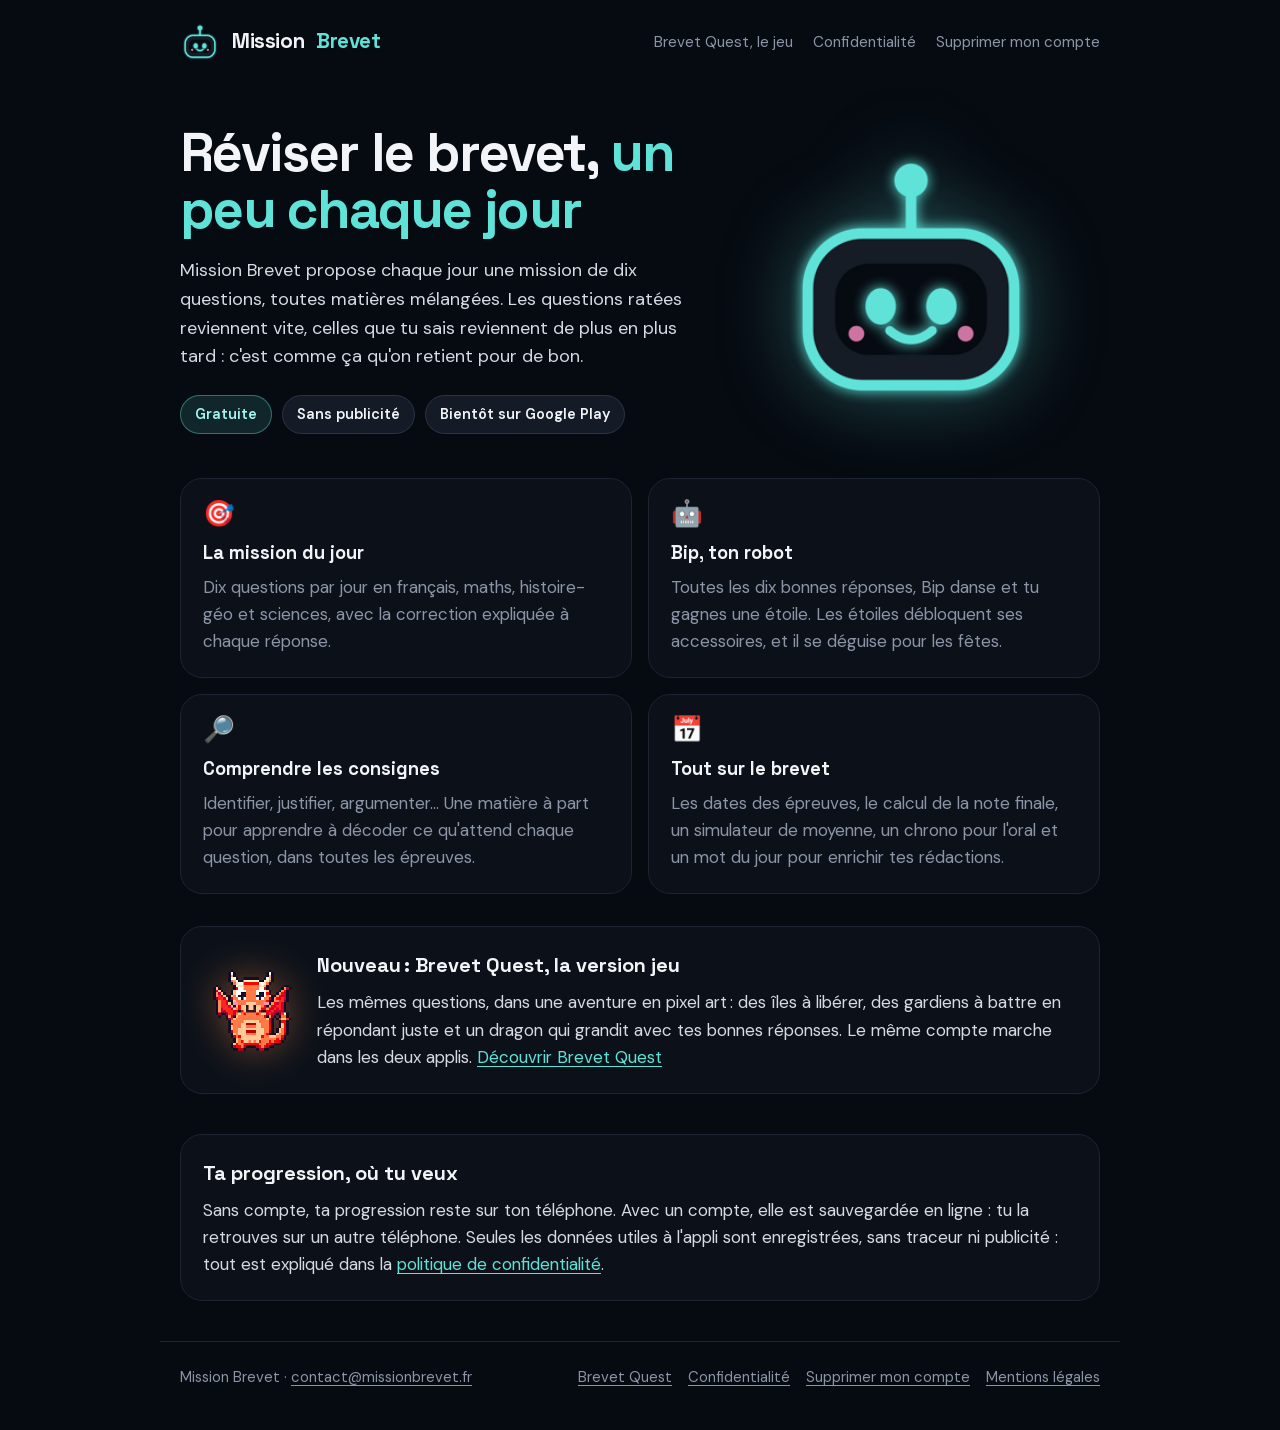
<file: index.html>
<!doctype html>
<html lang="fr">
<head>
<meta charset="utf-8">
<meta name="viewport" content="width=device-width, initial-scale=1">
<title>Mission Brevet · Réviser le brevet un peu chaque jour</title>
<meta name="description" content="Mission Brevet, l'appli gratuite et sans publicité pour réviser le brevet des collèges un peu chaque jour : mission du jour, robot à faire danser, mot du jour et consignes.">
<link rel="icon" href="favicon.png" type="image/png">
<link rel="stylesheet" href="style.css">
</head>
<body>
<header class="site wrap">
  <a class="brand" href="index.html"><img src="logo.png" alt="" width="40" height="40">Mission <span>Brevet</span></a>
  <nav class="links" aria-label="Pages du site">
    <a href="brevet-quest/">Brevet Quest, le jeu</a>
    <a href="confidentialite.html">Confidentialité</a>
    <a href="suppression-compte.html">Supprimer mon compte</a>
  </nav>
</header>

<main class="wrap">
  <section class="hero">
    <div>
      <h1>Réviser le brevet, <span>un peu chaque jour</span></h1>
      <p class="lead">Mission Brevet propose chaque jour une mission de dix questions, toutes matières mélangées. Les questions ratées reviennent vite, celles que tu sais reviennent de plus en plus tard : c'est comme ça qu'on retient pour de bon.</p>
      <ul class="pills" aria-label="En bref">
        <li class="pill teal">Gratuite</li>
        <li class="pill">Sans publicité</li>
        <li class="pill">Bientôt sur Google Play</li>
      </ul>
    </div>
    <img class="hero-art" src="logo.png" alt="Bip, le robot de Mission Brevet" width="256" height="256">
  </section>

  <section class="grid" aria-label="Ce que propose l'appli">
    <article class="card">
      <span class="em" aria-hidden="true">🎯</span>
      <h2>La mission du jour</h2>
      <p>Dix questions par jour en français, maths, histoire-géo et sciences, avec la correction expliquée à chaque réponse.</p>
    </article>
    <article class="card">
      <span class="em" aria-hidden="true">🤖</span>
      <h2>Bip, ton robot</h2>
      <p>Toutes les dix bonnes réponses, Bip danse et tu gagnes une étoile. Les étoiles débloquent ses accessoires, et il se déguise pour les fêtes.</p>
    </article>
    <article class="card">
      <span class="em" aria-hidden="true">🔎</span>
      <h2>Comprendre les consignes</h2>
      <p>Identifier, justifier, argumenter… Une matière à part pour apprendre à décoder ce qu'attend chaque question, dans toutes les épreuves.</p>
    </article>
    <article class="card">
      <span class="em" aria-hidden="true">📅</span>
      <h2>Tout sur le brevet</h2>
      <p>Les dates des épreuves, le calcul de la note finale, un simulateur de moyenne, un chrono pour l'oral et un mot du jour pour enrichir tes rédactions.</p>
    </article>
  </section>

  <section class="band card quest-band">
    <img src="brevet-quest/logo.png" alt="" width="96" height="96">
    <div>
      <h2>Nouveau : Brevet Quest, la version jeu</h2>
      <p>Les mêmes questions, dans une aventure en pixel art : des îles à libérer, des gardiens à battre en répondant juste et un dragon qui grandit avec tes bonnes réponses. Le même compte marche dans les deux applis. <a href="brevet-quest/">Découvrir Brevet Quest</a></p>
    </div>
  </section>

  <section class="band card">
    <h2>Ta progression, où tu veux</h2>
    <p>Sans compte, ta progression reste sur ton téléphone. Avec un compte, elle est sauvegardée en ligne : tu la retrouves sur un autre téléphone. Seules les données utiles à l'appli sont enregistrées, sans traceur ni publicité : tout est expliqué dans la <a href="confidentialite.html">politique de confidentialité</a>.</p>
  </section>
</main>

<footer class="site wrap">
  <span>Mission Brevet · <a href="mailto:contact@missionbrevet.fr">contact@missionbrevet.fr</a></span>
  <nav aria-label="Informations"><a href="brevet-quest/">Brevet Quest</a><a href="confidentialite.html">Confidentialité</a><a href="suppression-compte.html">Supprimer mon compte</a><a href="mentions-legales.html">Mentions légales</a></nav>
</footer>
</body>
</html>
</file>
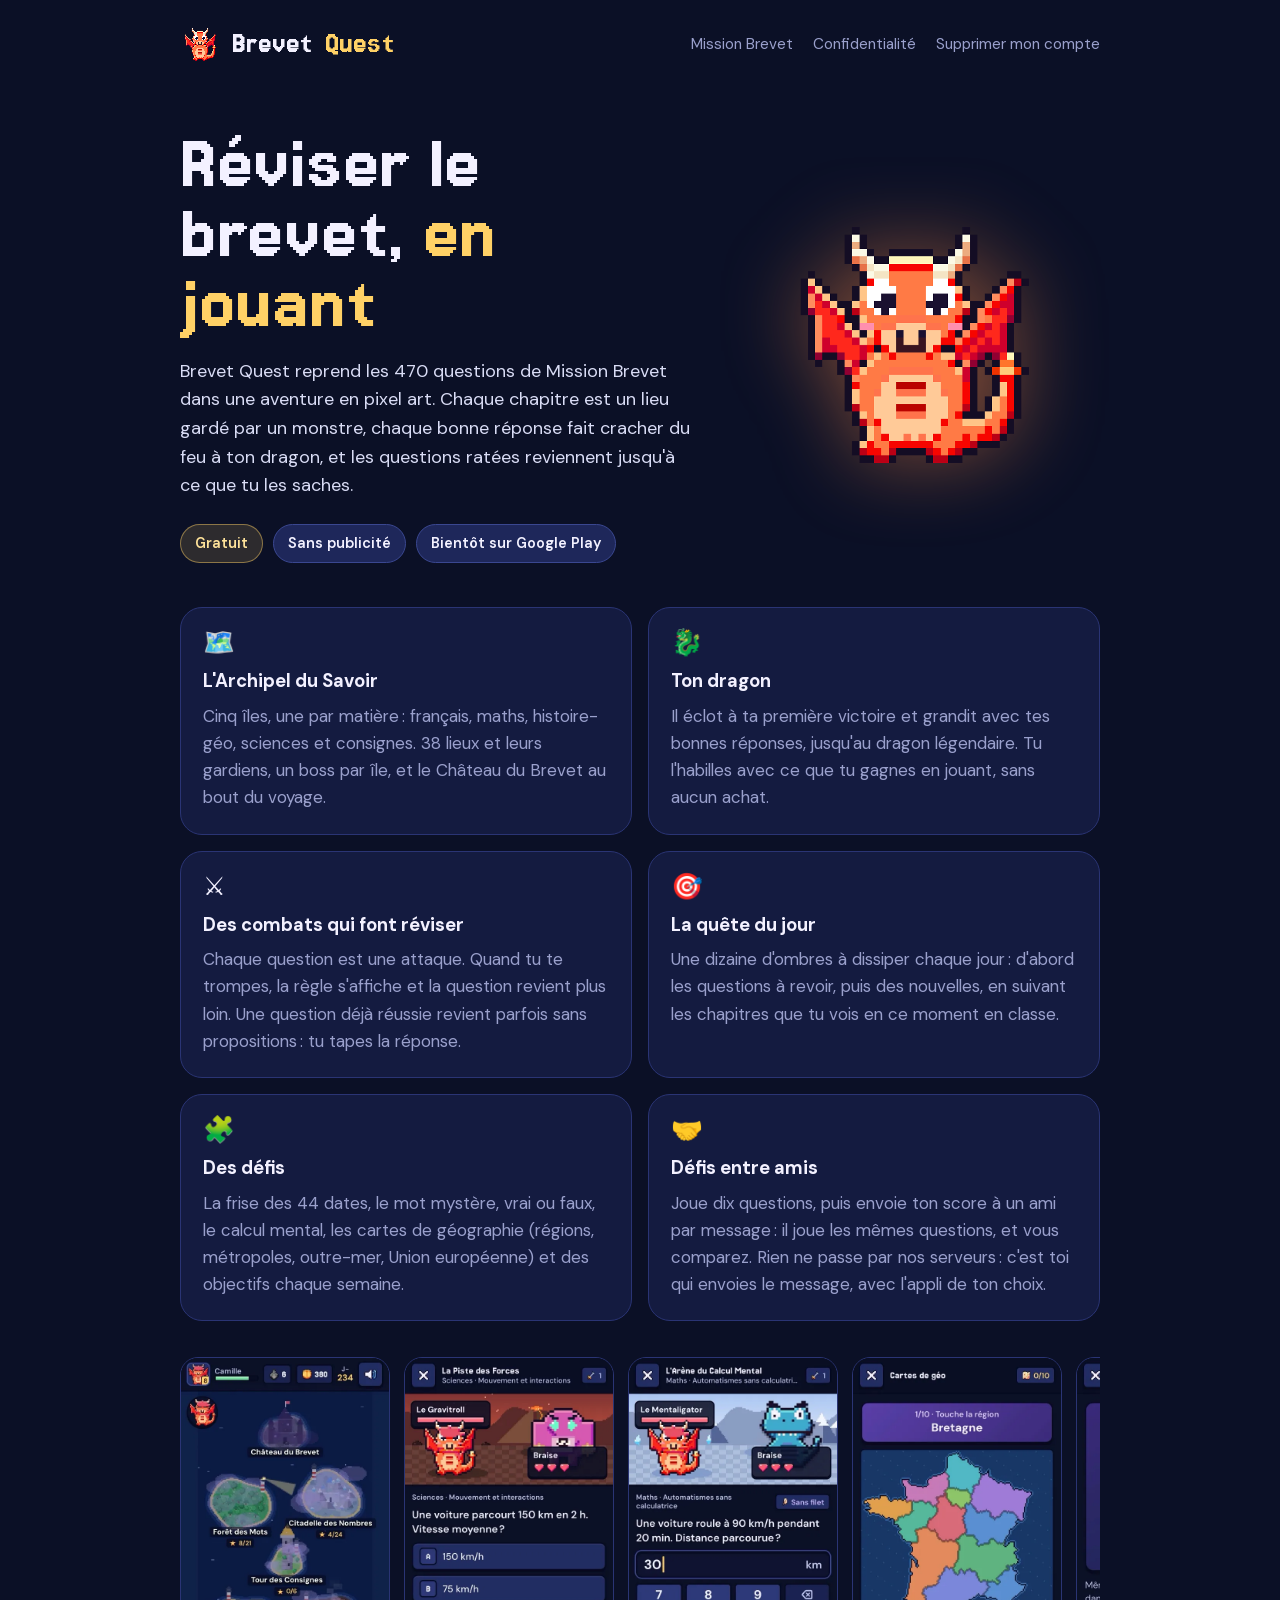
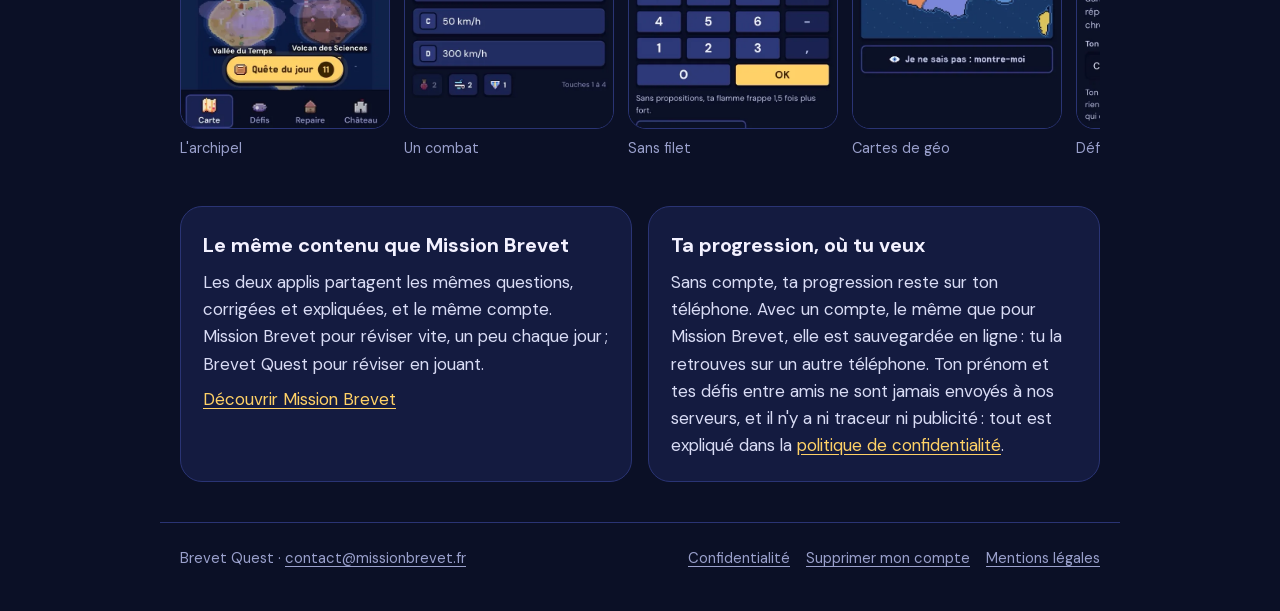
<file: brevet-quest/index.html>
<!doctype html>
<html lang="fr">
<head>
<meta charset="utf-8">
<meta name="viewport" content="width=device-width, initial-scale=1">
<title>Brevet Quest · Réviser le brevet en jouant</title>
<meta name="description" content="Brevet Quest, le jeu gratuit et sans publicité pour réviser le brevet des collèges : les 470 questions de Mission Brevet dans une aventure en pixel art, avec un dragon à faire grandir.">
<link rel="icon" href="favicon.png" type="image/png">
<link rel="stylesheet" href="../style.css">
<link rel="stylesheet" href="quest.css">
</head>
<body>
<header class="site wrap">
  <a class="brand" href="./"><img src="logo.png" alt="" width="40" height="40">Brevet <span>Quest</span></a>
  <nav class="links" aria-label="Pages du site">
    <a href="../">Mission Brevet</a>
    <a href="confidentialite.html">Confidentialité</a>
    <a href="suppression-compte.html">Supprimer mon compte</a>
  </nav>
</header>

<main class="wrap">
  <section class="hero">
    <div>
      <h1>Réviser le brevet, <span>en jouant</span></h1>
      <p class="lead">Brevet Quest reprend les 470 questions de Mission Brevet dans une aventure en pixel art. Chaque chapitre est un lieu gardé par un monstre, chaque bonne réponse fait cracher du feu à ton dragon, et les questions ratées reviennent jusqu'à ce que tu les saches.</p>
      <ul class="pills" aria-label="En bref">
        <li class="pill teal">Gratuit</li>
        <li class="pill">Sans publicité</li>
        <li class="pill">Bientôt sur Google Play</li>
      </ul>
    </div>
    <img class="hero-art" src="logo.png" alt="Braise, le dragon de Brevet Quest" width="256" height="256">
  </section>

  <section class="grid" aria-label="Ce que propose le jeu">
    <article class="card">
      <span class="em" aria-hidden="true">🗺️</span>
      <h2>L'Archipel du Savoir</h2>
      <p>Cinq îles, une par matière : français, maths, histoire-géo, sciences et consignes. 38 lieux et leurs gardiens, un boss par île, et le Château du Brevet au bout du voyage.</p>
    </article>
    <article class="card">
      <span class="em" aria-hidden="true">🐉</span>
      <h2>Ton dragon</h2>
      <p>Il éclot à ta première victoire et grandit avec tes bonnes réponses, jusqu'au dragon légendaire. Tu l'habilles avec ce que tu gagnes en jouant, sans aucun achat.</p>
    </article>
    <article class="card">
      <span class="em" aria-hidden="true">⚔️</span>
      <h2>Des combats qui font réviser</h2>
      <p>Chaque question est une attaque. Quand tu te trompes, la règle s'affiche et la question revient plus loin. Une question déjà réussie revient parfois sans propositions : tu tapes la réponse.</p>
    </article>
    <article class="card">
      <span class="em" aria-hidden="true">🎯</span>
      <h2>La quête du jour</h2>
      <p>Une dizaine d'ombres à dissiper chaque jour : d'abord les questions à revoir, puis des nouvelles, en suivant les chapitres que tu vois en ce moment en classe.</p>
    </article>
    <article class="card">
      <span class="em" aria-hidden="true">🧩</span>
      <h2>Des défis</h2>
      <p>La frise des 44 dates, le mot mystère, vrai ou faux, le calcul mental, les cartes de géographie (régions, métropoles, outre-mer, Union européenne) et des objectifs chaque semaine.</p>
    </article>
    <article class="card">
      <span class="em" aria-hidden="true">🤝</span>
      <h2>Défis entre amis</h2>
      <p>Joue dix questions, puis envoie ton score à un ami par message : il joue les mêmes questions, et vous comparez. Rien ne passe par nos serveurs : c'est toi qui envoies le message, avec l'appli de ton choix.</p>
    </article>
  </section>

  <section aria-label="Captures du jeu">
    <div class="shots">
      <figure><img src="captures/1-carte.webp" alt="La carte de l'archipel, avec ses cinq îles et le Château du Brevet" width="540" height="960" loading="lazy"><figcaption>L'archipel</figcaption></figure>
      <figure><img src="captures/3-question.webp" alt="Un combat contre un gardien, avec une question de sciences et ses quatre propositions" width="540" height="960" loading="lazy"><figcaption>Un combat</figcaption></figure>
      <figure><img src="captures/2-combat.webp" alt="Une question de maths à taper au pavé numérique, sans propositions" width="540" height="960" loading="lazy"><figcaption>Sans filet</figcaption></figure>
      <figure><img src="captures/4-cartes.webp" alt="La carte des régions de France, pour trouver la Bretagne" width="540" height="960" loading="lazy"><figcaption>Cartes de géo</figcaption></figure>
      <figure><img src="captures/5-defi.webp" alt="Un défi lancé par une amie : 8 bonnes réponses sur 10" width="540" height="960" loading="lazy"><figcaption>Défi entre amis</figcaption></figure>
      <figure><img src="captures/6-dragon.webp" alt="Le repaire et le dragon, niveau 8" width="540" height="960" loading="lazy"><figcaption>Ton dragon</figcaption></figure>
    </div>
  </section>

  <section class="duo">
    <article class="card band">
      <h2>Le même contenu que Mission Brevet</h2>
      <p>Les deux applis partagent les mêmes questions, corrigées et expliquées, et le même compte. Mission Brevet pour réviser vite, un peu chaque jour ; Brevet Quest pour réviser en jouant.</p>
      <p><a href="../">Découvrir Mission Brevet</a></p>
    </article>
    <article class="card band">
      <h2>Ta progression, où tu veux</h2>
      <p>Sans compte, ta progression reste sur ton téléphone. Avec un compte, le même que pour Mission Brevet, elle est sauvegardée en ligne : tu la retrouves sur un autre téléphone. Ton prénom et tes défis entre amis ne sont jamais envoyés à nos serveurs, et il n'y a ni traceur ni publicité : tout est expliqué dans la <a href="confidentialite.html">politique de confidentialité</a>.</p>
    </article>
  </section>
</main>

<footer class="site wrap">
  <span>Brevet Quest · <a href="mailto:contact@missionbrevet.fr">contact@missionbrevet.fr</a></span>
  <nav aria-label="Informations"><a href="confidentialite.html">Confidentialité</a><a href="suppression-compte.html">Supprimer mon compte</a><a href="../mentions-legales.html">Mentions légales</a></nav>
</footer>
</body>
</html>
</file>
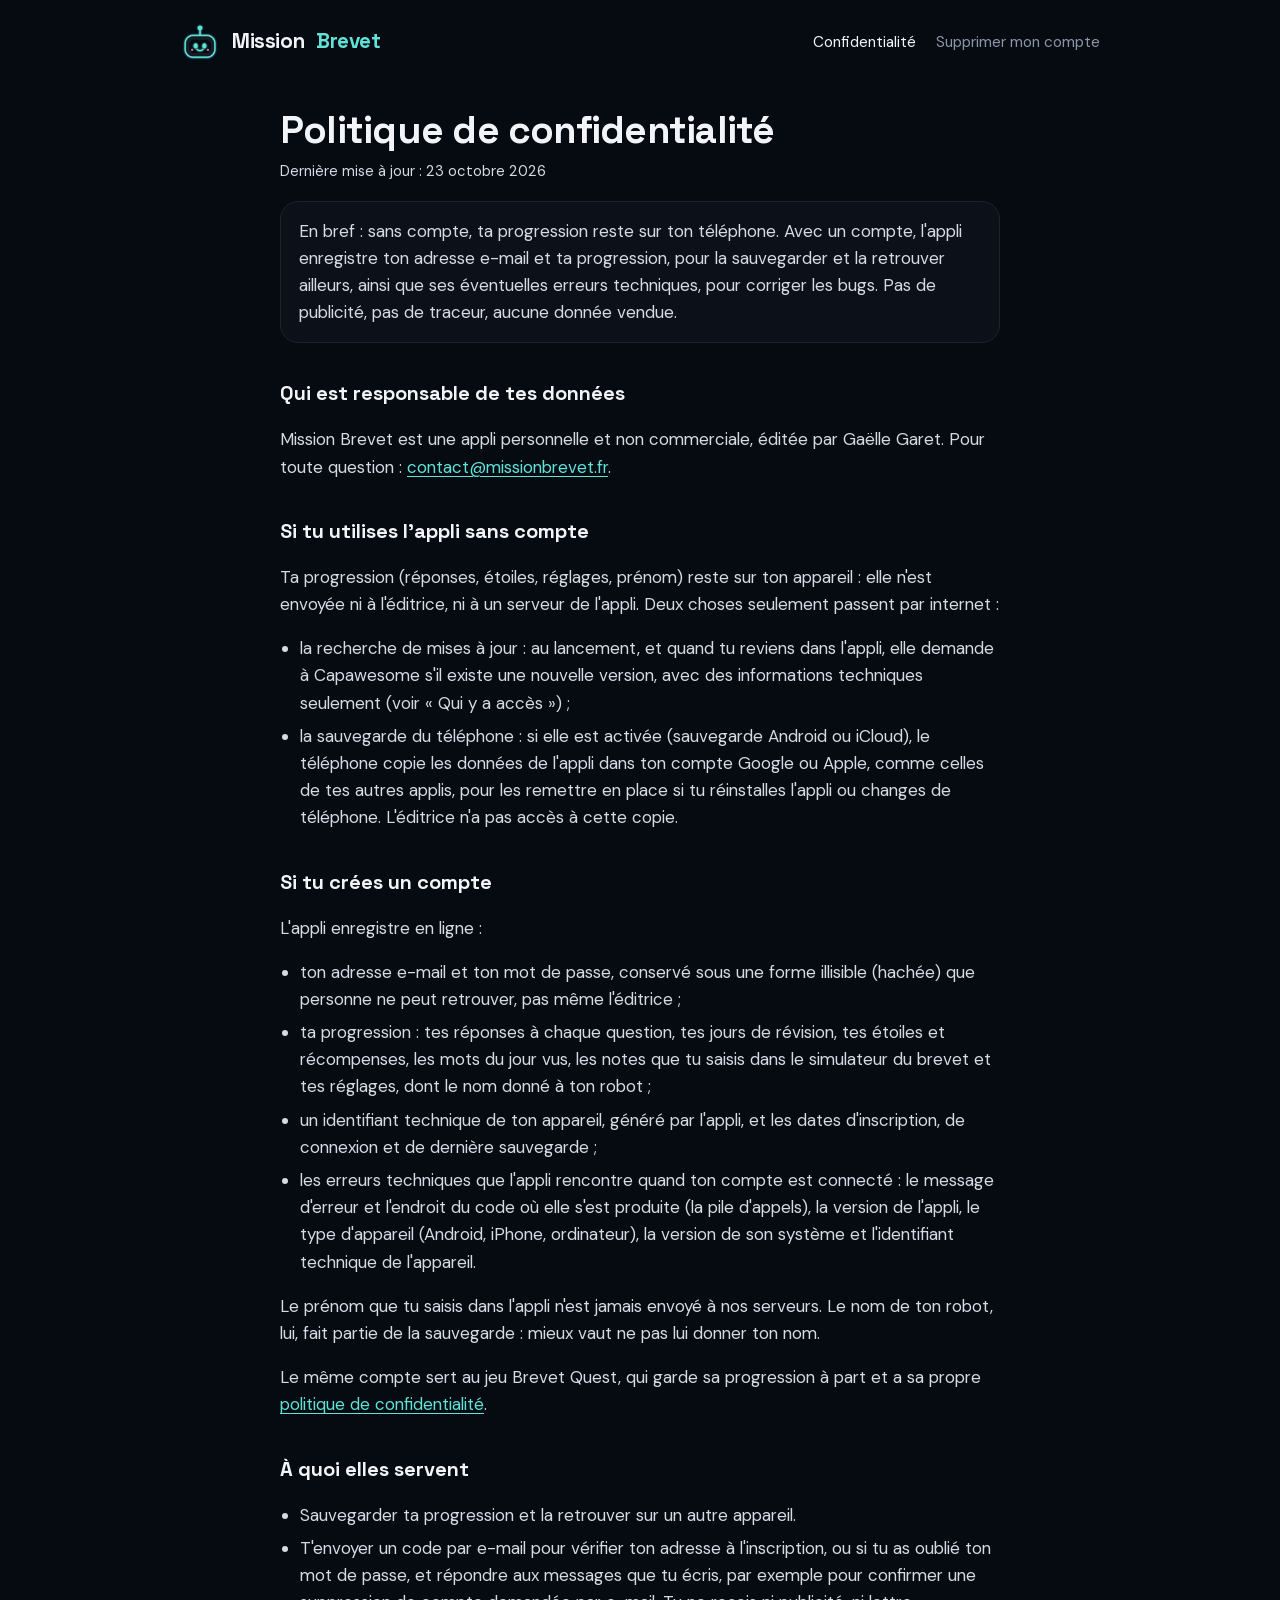
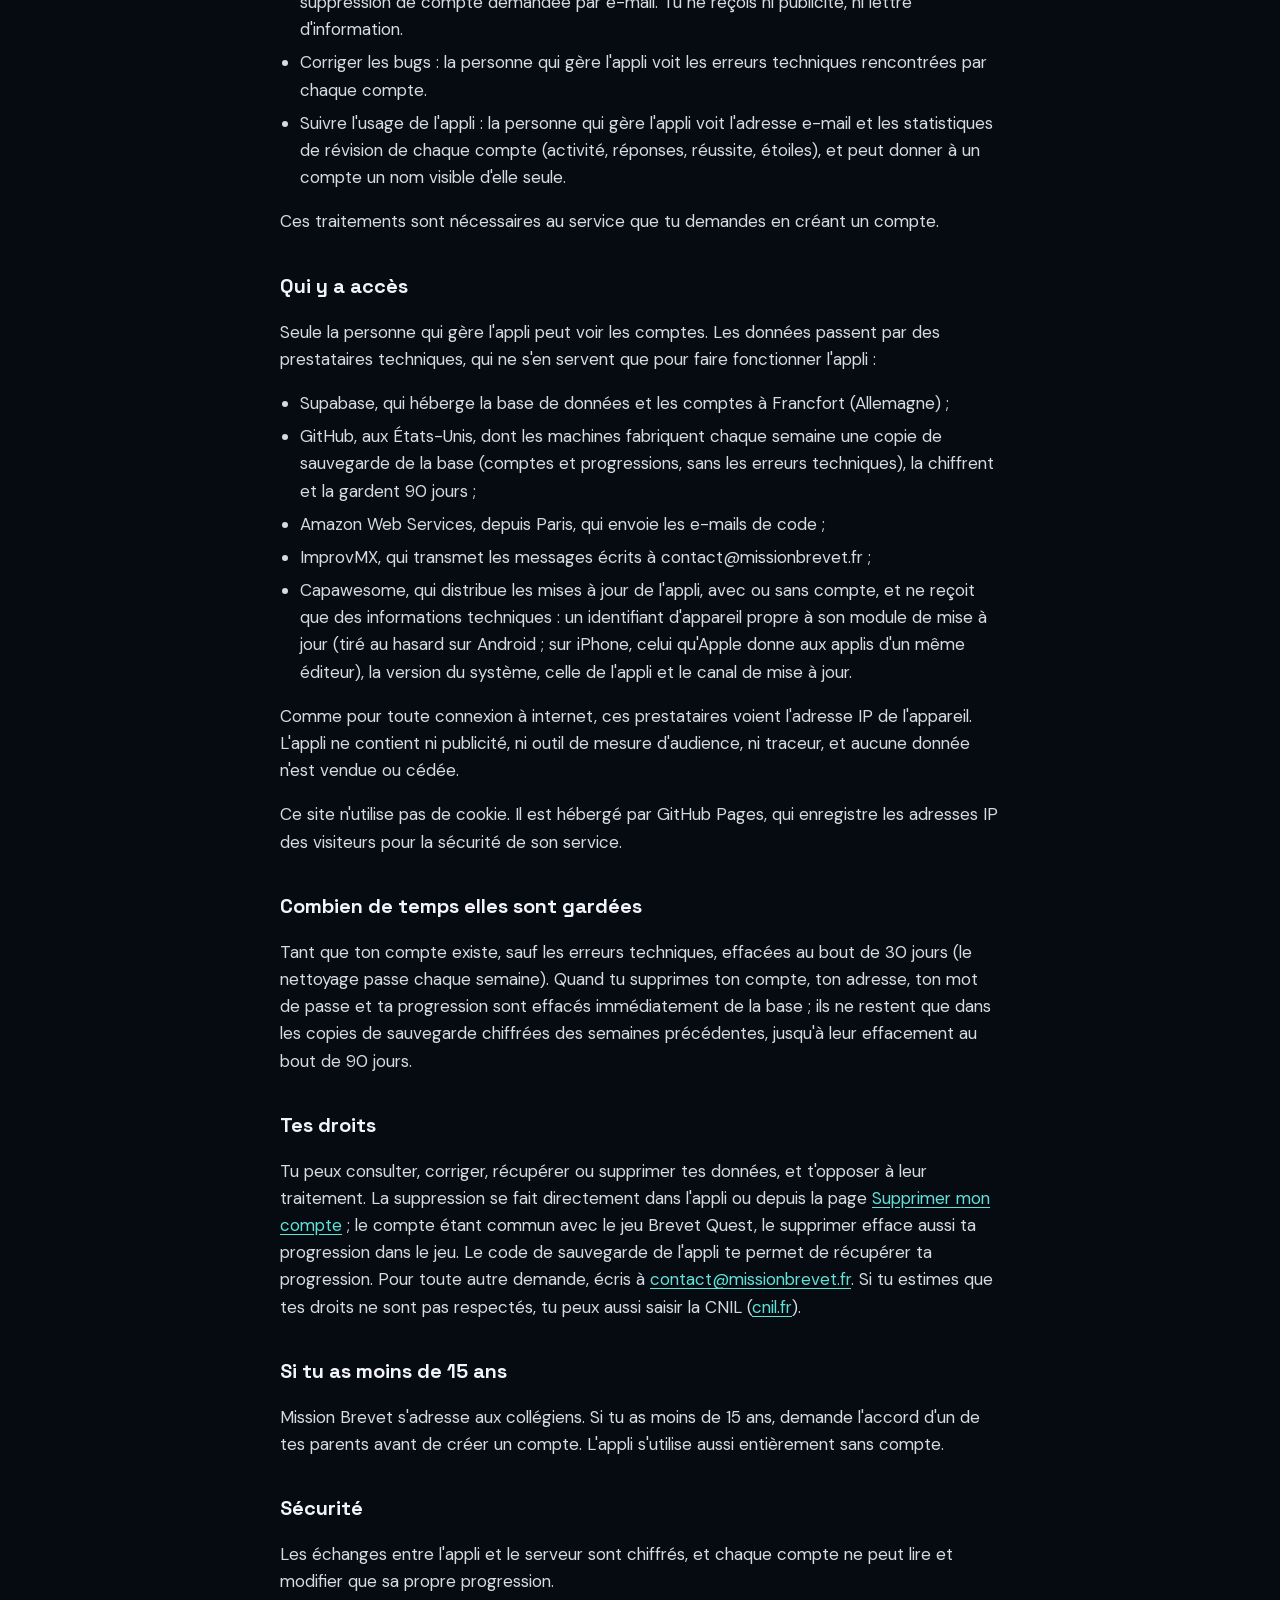
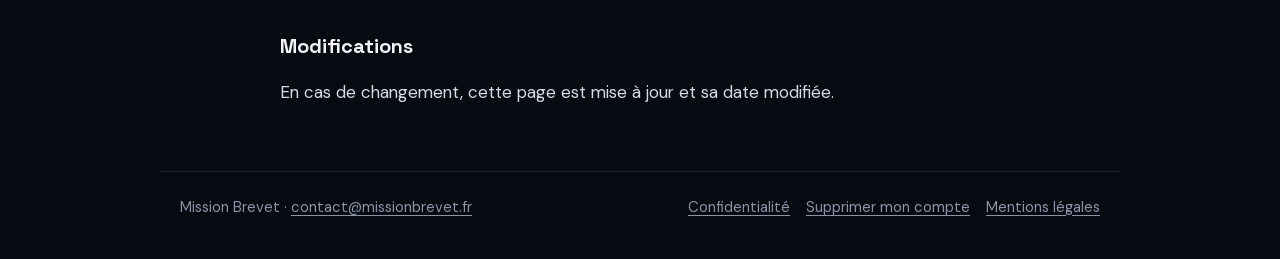
<file: confidentialite.html>
<!doctype html>
<html lang="fr">
<head>
<meta charset="utf-8">
<meta name="viewport" content="width=device-width, initial-scale=1">
<title>Confidentialité · Mission Brevet</title>
<meta name="description" content="Quelles données l'appli Mission Brevet enregistre, pourquoi, qui y a accès et comment les supprimer.">
<link rel="icon" href="favicon.png" type="image/png">
<link rel="stylesheet" href="style.css">
</head>
<body>
<header class="site wrap">
  <a class="brand" href="index.html"><img src="logo.png" alt="" width="40" height="40">Mission <span>Brevet</span></a>
  <nav class="links" aria-label="Pages du site">
    <a href="confidentialite.html" aria-current="page">Confidentialité</a>
    <a href="suppression-compte.html">Supprimer mon compte</a>
  </nav>
</header>

<main class="doc wrap narrow">
  <h1>Politique de confidentialité</h1>
  <p class="updated">Dernière mise à jour : 23 octobre 2026</p>
  <p class="note">En bref : sans compte, ta progression reste sur ton téléphone. Avec un compte, l'appli enregistre ton adresse e-mail et ta progression, pour la sauvegarder et la retrouver ailleurs, ainsi que ses éventuelles erreurs techniques, pour corriger les bugs. Pas de publicité, pas de traceur, aucune donnée vendue.</p>

  <h2>Qui est responsable de tes données</h2>
  <p>Mission Brevet est une appli personnelle et non commerciale, éditée par Gaëlle Garet. Pour toute question : <a href="mailto:contact@missionbrevet.fr">contact@missionbrevet.fr</a>.</p>

  <h2>Si tu utilises l'appli sans compte</h2>
  <p>Ta progression (réponses, étoiles, réglages, prénom) reste sur ton appareil : elle n'est envoyée ni à l'éditrice, ni à un serveur de l'appli. Deux choses seulement passent par internet :</p>
  <ul>
    <li>la recherche de mises à jour : au lancement, et quand tu reviens dans l'appli, elle demande à Capawesome s'il existe une nouvelle version, avec des informations techniques seulement (voir « Qui y a accès ») ;</li>
    <li>la sauvegarde du téléphone : si elle est activée (sauvegarde Android ou iCloud), le téléphone copie les données de l'appli dans ton compte Google ou Apple, comme celles de tes autres applis, pour les remettre en place si tu réinstalles l'appli ou changes de téléphone. L'éditrice n'a pas accès à cette copie.</li>
  </ul>

  <h2>Si tu crées un compte</h2>
  <p>L'appli enregistre en ligne :</p>
  <ul>
    <li>ton adresse e-mail et ton mot de passe, conservé sous une forme illisible (hachée) que personne ne peut retrouver, pas même l'éditrice ;</li>
    <li>ta progression : tes réponses à chaque question, tes jours de révision, tes étoiles et récompenses, les mots du jour vus, les notes que tu saisis dans le simulateur du brevet et tes réglages, dont le nom donné à ton robot ;</li>
    <li>un identifiant technique de ton appareil, généré par l'appli, et les dates d'inscription, de connexion et de dernière sauvegarde ;</li>
    <li>les erreurs techniques que l'appli rencontre quand ton compte est connecté : le message d'erreur et l'endroit du code où elle s'est produite (la pile d'appels), la version de l'appli, le type d'appareil (Android, iPhone, ordinateur), la version de son système et l'identifiant technique de l'appareil.</li>
  </ul>
  <p>Le prénom que tu saisis dans l'appli n'est jamais envoyé à nos serveurs. Le nom de ton robot, lui, fait partie de la sauvegarde : mieux vaut ne pas lui donner ton nom.</p>
  <p>Le même compte sert au jeu Brevet Quest, qui garde sa progression à part et a sa propre <a href="brevet-quest/confidentialite.html">politique de confidentialité</a>.</p>

  <h2>À quoi elles servent</h2>
  <ul>
    <li>Sauvegarder ta progression et la retrouver sur un autre appareil.</li>
    <li>T'envoyer un code par e-mail pour vérifier ton adresse à l'inscription, ou si tu as oublié ton mot de passe, et répondre aux messages que tu écris, par exemple pour confirmer une suppression de compte demandée par e-mail. Tu ne reçois ni publicité, ni lettre d'information.</li>
    <li>Corriger les bugs : la personne qui gère l'appli voit les erreurs techniques rencontrées par chaque compte.</li>
    <li>Suivre l'usage de l'appli : la personne qui gère l'appli voit l'adresse e-mail et les statistiques de révision de chaque compte (activité, réponses, réussite, étoiles), et peut donner à un compte un nom visible d'elle seule.</li>
  </ul>
  <p>Ces traitements sont nécessaires au service que tu demandes en créant un compte.</p>

  <h2>Qui y a accès</h2>
  <p>Seule la personne qui gère l'appli peut voir les comptes. Les données passent par des prestataires techniques, qui ne s'en servent que pour faire fonctionner l'appli :</p>
  <ul>
    <li>Supabase, qui héberge la base de données et les comptes à Francfort (Allemagne) ;</li>
    <li>GitHub, aux États-Unis, dont les machines fabriquent chaque semaine une copie de sauvegarde de la base (comptes et progressions, sans les erreurs techniques), la chiffrent et la gardent 90 jours ;</li>
    <li>Amazon Web Services, depuis Paris, qui envoie les e-mails de code ;</li>
    <li>ImprovMX, qui transmet les messages écrits à contact@missionbrevet.fr ;</li>
    <li>Capawesome, qui distribue les mises à jour de l'appli, avec ou sans compte, et ne reçoit que des informations techniques : un identifiant d'appareil propre à son module de mise à jour (tiré au hasard sur Android ; sur iPhone, celui qu'Apple donne aux applis d'un même éditeur), la version du système, celle de l'appli et le canal de mise à jour.</li>
  </ul>
  <p>Comme pour toute connexion à internet, ces prestataires voient l'adresse IP de l'appareil. L'appli ne contient ni publicité, ni outil de mesure d'audience, ni traceur, et aucune donnée n'est vendue ou cédée.</p>
  <p>Ce site n'utilise pas de cookie. Il est hébergé par GitHub Pages, qui enregistre les adresses IP des visiteurs pour la sécurité de son service.</p>

  <h2>Combien de temps elles sont gardées</h2>
  <p>Tant que ton compte existe, sauf les erreurs techniques, effacées au bout de 30 jours (le nettoyage passe chaque semaine). Quand tu supprimes ton compte, ton adresse, ton mot de passe et ta progression sont effacés immédiatement de la base ; ils ne restent que dans les copies de sauvegarde chiffrées des semaines précédentes, jusqu'à leur effacement au bout de 90 jours.</p>

  <h2>Tes droits</h2>
  <p>Tu peux consulter, corriger, récupérer ou supprimer tes données, et t'opposer à leur traitement. La suppression se fait directement dans l'appli ou depuis la page <a href="suppression-compte.html">Supprimer mon compte</a> ; le compte étant commun avec le jeu Brevet Quest, le supprimer efface aussi ta progression dans le jeu. Le code de sauvegarde de l'appli te permet de récupérer ta progression. Pour toute autre demande, écris à <a href="mailto:contact@missionbrevet.fr">contact@missionbrevet.fr</a>. Si tu estimes que tes droits ne sont pas respectés, tu peux aussi saisir la CNIL (<a href="https://www.cnil.fr">cnil.fr</a>).</p>

  <h2>Si tu as moins de 15 ans</h2>
  <p>Mission Brevet s'adresse aux collégiens. Si tu as moins de 15 ans, demande l'accord d'un de tes parents avant de créer un compte. L'appli s'utilise aussi entièrement sans compte.</p>

  <h2>Sécurité</h2>
  <p>Les échanges entre l'appli et le serveur sont chiffrés, et chaque compte ne peut lire et modifier que sa propre progression.</p>

  <h2>Modifications</h2>
  <p>En cas de changement, cette page est mise à jour et sa date modifiée.</p>
</main>

<footer class="site wrap">
  <span>Mission Brevet · <a href="mailto:contact@missionbrevet.fr">contact@missionbrevet.fr</a></span>
  <nav aria-label="Informations"><a href="confidentialite.html" aria-current="page">Confidentialité</a><a href="suppression-compte.html">Supprimer mon compte</a><a href="mentions-legales.html">Mentions légales</a></nav>
</footer>
</body>
</html>
</file>
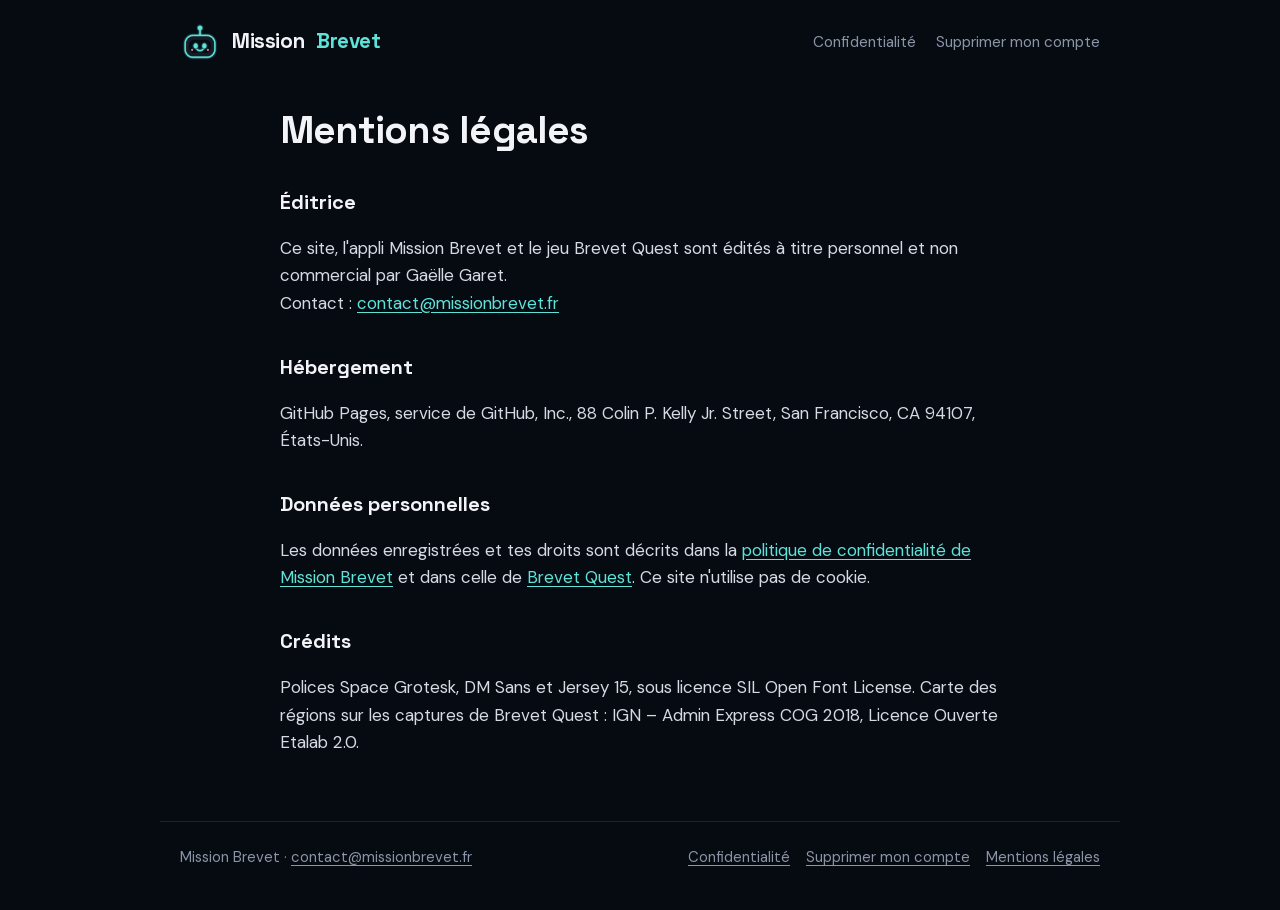
<file: mentions-legales.html>
<!doctype html>
<html lang="fr">
<head>
<meta charset="utf-8">
<meta name="viewport" content="width=device-width, initial-scale=1">
<title>Mentions légales · Mission Brevet</title>
<link rel="icon" href="favicon.png" type="image/png">
<link rel="stylesheet" href="style.css">
</head>
<body>
<header class="site wrap">
  <a class="brand" href="index.html"><img src="logo.png" alt="" width="40" height="40">Mission <span>Brevet</span></a>
  <nav class="links" aria-label="Pages du site">
    <a href="confidentialite.html">Confidentialité</a>
    <a href="suppression-compte.html">Supprimer mon compte</a>
  </nav>
</header>

<main class="doc wrap narrow">
  <h1>Mentions légales</h1>

  <h2>Éditrice</h2>
  <p>Ce site, l'appli Mission Brevet et le jeu Brevet Quest sont édités à titre personnel et non commercial par Gaëlle Garet.<br>Contact : <a href="mailto:contact@missionbrevet.fr">contact@missionbrevet.fr</a></p>

  <h2>Hébergement</h2>
  <p>GitHub Pages, service de GitHub, Inc., 88 Colin P. Kelly Jr. Street, San Francisco, CA 94107, États-Unis.</p>

  <h2>Données personnelles</h2>
  <p>Les données enregistrées et tes droits sont décrits dans la <a href="confidentialite.html">politique de confidentialité de Mission Brevet</a> et dans celle de <a href="brevet-quest/confidentialite.html">Brevet Quest</a>. Ce site n'utilise pas de cookie.</p>

  <h2>Crédits</h2>
  <p>Polices Space Grotesk, DM Sans et Jersey 15, sous licence SIL Open Font License. Carte des régions sur les captures de Brevet Quest : IGN – Admin Express COG 2018, Licence Ouverte Etalab 2.0.</p>
</main>

<footer class="site wrap">
  <span>Mission Brevet · <a href="mailto:contact@missionbrevet.fr">contact@missionbrevet.fr</a></span>
  <nav aria-label="Informations"><a href="confidentialite.html">Confidentialité</a><a href="suppression-compte.html">Supprimer mon compte</a><a href="mentions-legales.html" aria-current="page">Mentions légales</a></nav>
</footer>
</body>
</html>
</file>
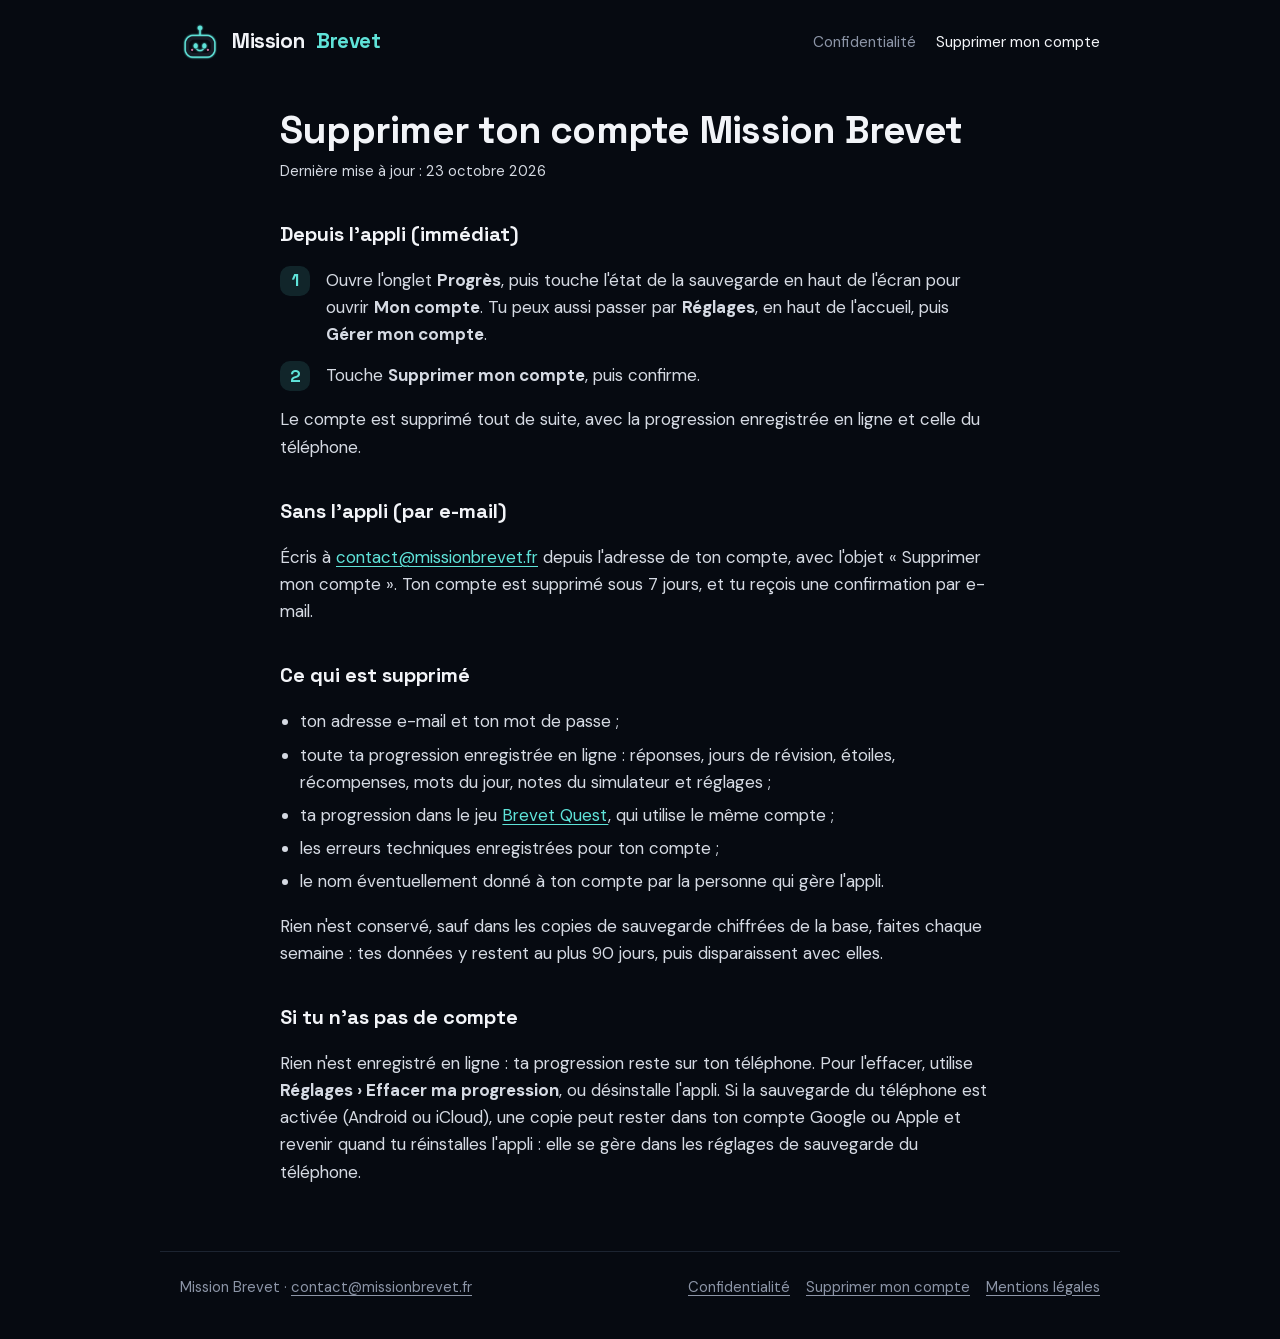
<file: suppression-compte.html>
<!doctype html>
<html lang="fr">
<head>
<meta charset="utf-8">
<meta name="viewport" content="width=device-width, initial-scale=1">
<title>Supprimer mon compte · Mission Brevet</title>
<meta name="description" content="Comment supprimer ton compte Mission Brevet et toutes les données associées, depuis l'appli ou par e-mail.">
<link rel="icon" href="favicon.png" type="image/png">
<link rel="stylesheet" href="style.css">
</head>
<body>
<header class="site wrap">
  <a class="brand" href="index.html"><img src="logo.png" alt="" width="40" height="40">Mission <span>Brevet</span></a>
  <nav class="links" aria-label="Pages du site">
    <a href="confidentialite.html">Confidentialité</a>
    <a href="suppression-compte.html" aria-current="page">Supprimer mon compte</a>
  </nav>
</header>

<main class="doc wrap narrow">
  <h1>Supprimer ton compte Mission Brevet</h1>
  <p class="updated">Dernière mise à jour : 23 octobre 2026</p>

  <h2>Depuis l'appli (immédiat)</h2>
  <ol class="steps">
    <li>Ouvre l'onglet <b>Progrès</b>, puis touche l'état de la sauvegarde en haut de l'écran pour ouvrir <b>Mon compte</b>. Tu peux aussi passer par <b>Réglages</b>, en haut de l'accueil, puis <b>Gérer mon compte</b>.</li>
    <li>Touche <b>Supprimer mon compte</b>, puis confirme.</li>
  </ol>
  <p>Le compte est supprimé tout de suite, avec la progression enregistrée en ligne et celle du téléphone.</p>

  <h2>Sans l'appli (par e-mail)</h2>
  <p>Écris à <a href="mailto:contact@missionbrevet.fr?subject=Supprimer%20mon%20compte">contact@missionbrevet.fr</a> depuis l'adresse de ton compte, avec l'objet « Supprimer mon compte ». Ton compte est supprimé sous 7 jours, et tu reçois une confirmation par e-mail.</p>

  <h2>Ce qui est supprimé</h2>
  <ul>
    <li>ton adresse e-mail et ton mot de passe ;</li>
    <li>toute ta progression enregistrée en ligne : réponses, jours de révision, étoiles, récompenses, mots du jour, notes du simulateur et réglages ;</li>
    <li>ta progression dans le jeu <a href="brevet-quest/">Brevet Quest</a>, qui utilise le même compte ;</li>
    <li>les erreurs techniques enregistrées pour ton compte ;</li>
    <li>le nom éventuellement donné à ton compte par la personne qui gère l'appli.</li>
  </ul>
  <p>Rien n'est conservé, sauf dans les copies de sauvegarde chiffrées de la base, faites chaque semaine : tes données y restent au plus 90 jours, puis disparaissent avec elles.</p>

  <h2>Si tu n'as pas de compte</h2>
  <p>Rien n'est enregistré en ligne : ta progression reste sur ton téléphone. Pour l'effacer, utilise <b>Réglages › Effacer ma progression</b>, ou désinstalle l'appli. Si la sauvegarde du téléphone est activée (Android ou iCloud), une copie peut rester dans ton compte Google ou Apple et revenir quand tu réinstalles l'appli : elle se gère dans les réglages de sauvegarde du téléphone.</p>
</main>

<footer class="site wrap">
  <span>Mission Brevet · <a href="mailto:contact@missionbrevet.fr">contact@missionbrevet.fr</a></span>
  <nav aria-label="Informations"><a href="confidentialite.html">Confidentialité</a><a href="suppression-compte.html" aria-current="page">Supprimer mon compte</a><a href="mentions-legales.html">Mentions légales</a></nav>
</footer>
</body>
</html>
</file>
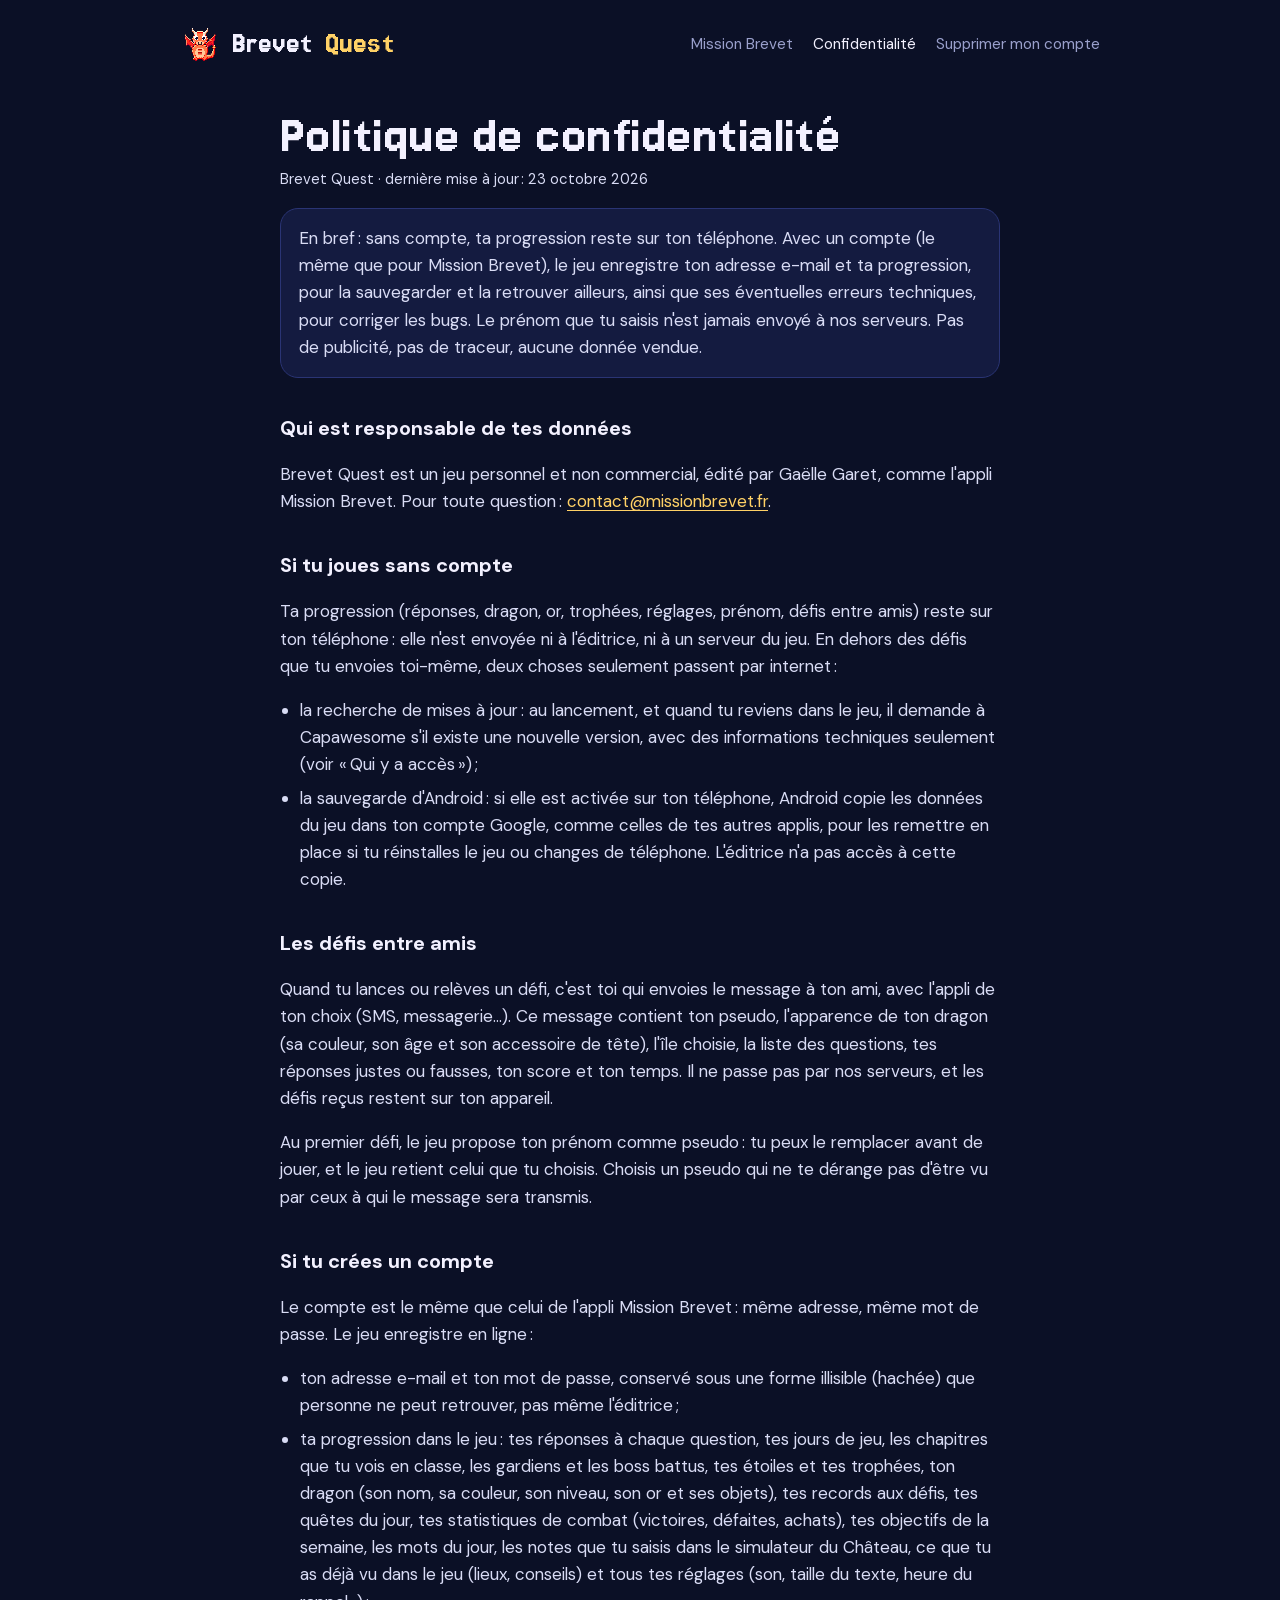
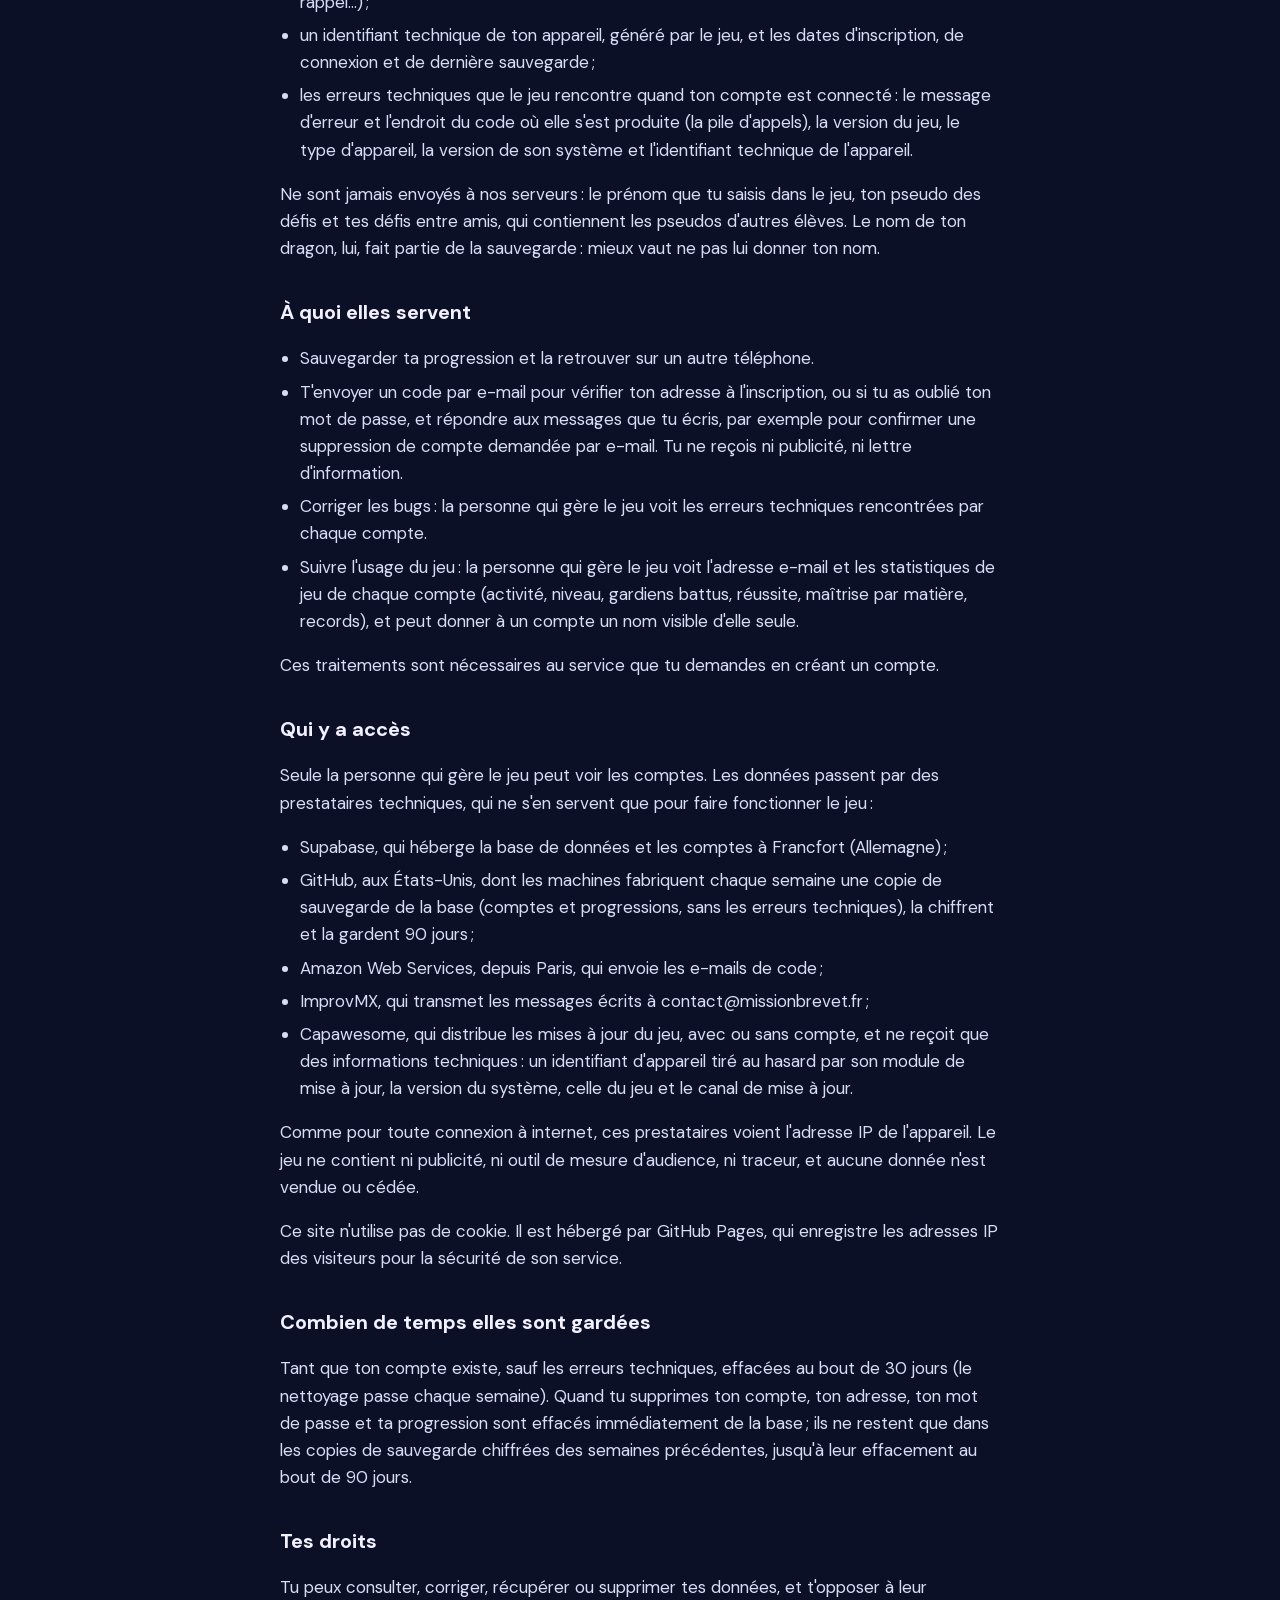
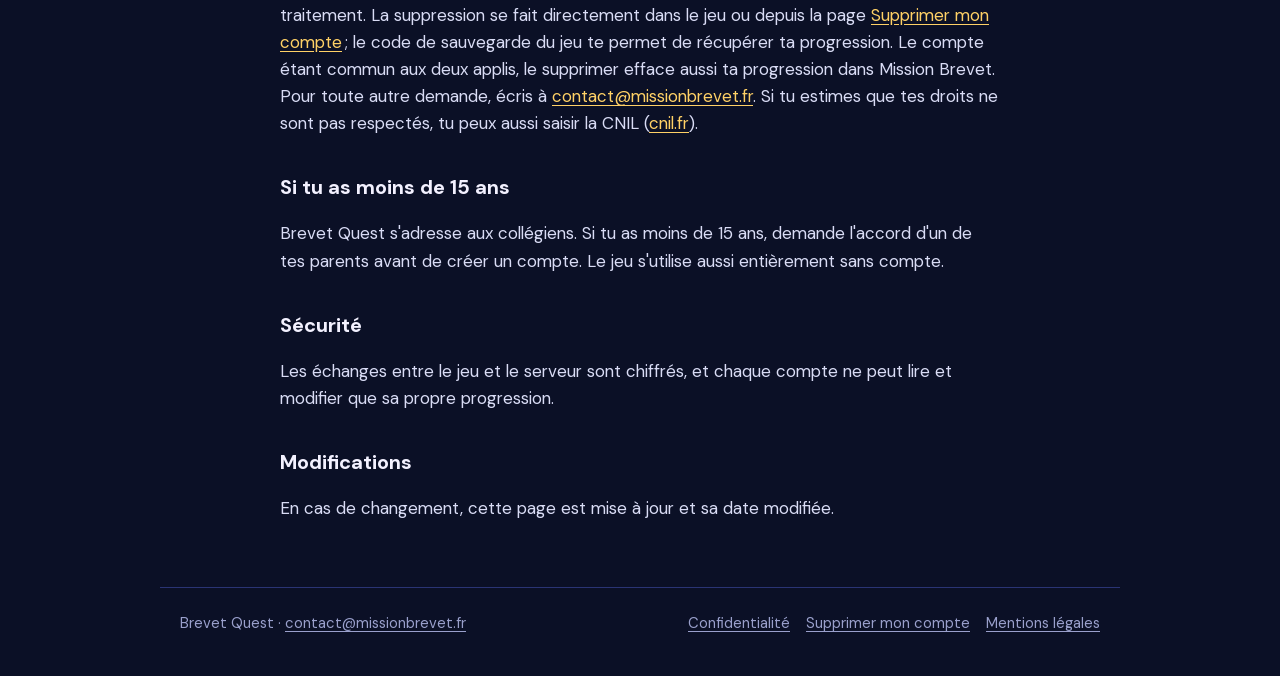
<file: brevet-quest/confidentialite.html>
<!doctype html>
<html lang="fr">
<head>
<meta charset="utf-8">
<meta name="viewport" content="width=device-width, initial-scale=1">
<title>Confidentialité · Brevet Quest</title>
<meta name="description" content="Quelles données le jeu Brevet Quest enregistre, pourquoi, qui y a accès et comment les supprimer.">
<link rel="icon" href="favicon.png" type="image/png">
<link rel="stylesheet" href="../style.css">
<link rel="stylesheet" href="quest.css">
</head>
<body>
<header class="site wrap">
  <a class="brand" href="./"><img src="logo.png" alt="" width="40" height="40">Brevet <span>Quest</span></a>
  <nav class="links" aria-label="Pages du site">
    <a href="../">Mission Brevet</a>
    <a href="confidentialite.html" aria-current="page">Confidentialité</a>
    <a href="suppression-compte.html">Supprimer mon compte</a>
  </nav>
</header>

<main class="doc wrap narrow">
  <h1>Politique de confidentialité</h1>
  <p class="updated">Brevet Quest · dernière mise à jour : 23 octobre 2026</p>
  <p class="note">En bref : sans compte, ta progression reste sur ton téléphone. Avec un compte (le même que pour Mission Brevet), le jeu enregistre ton adresse e-mail et ta progression, pour la sauvegarder et la retrouver ailleurs, ainsi que ses éventuelles erreurs techniques, pour corriger les bugs. Le prénom que tu saisis n'est jamais envoyé à nos serveurs. Pas de publicité, pas de traceur, aucune donnée vendue.</p>

  <h2>Qui est responsable de tes données</h2>
  <p>Brevet Quest est un jeu personnel et non commercial, édité par Gaëlle Garet, comme l'appli Mission Brevet. Pour toute question : <a href="mailto:contact@missionbrevet.fr">contact@missionbrevet.fr</a>.</p>

  <h2>Si tu joues sans compte</h2>
  <p>Ta progression (réponses, dragon, or, trophées, réglages, prénom, défis entre amis) reste sur ton téléphone : elle n'est envoyée ni à l'éditrice, ni à un serveur du jeu. En dehors des défis que tu envoies toi-même, deux choses seulement passent par internet :</p>
  <ul>
    <li>la recherche de mises à jour : au lancement, et quand tu reviens dans le jeu, il demande à Capawesome s'il existe une nouvelle version, avec des informations techniques seulement (voir « Qui y a accès ») ;</li>
    <li>la sauvegarde d'Android : si elle est activée sur ton téléphone, Android copie les données du jeu dans ton compte Google, comme celles de tes autres applis, pour les remettre en place si tu réinstalles le jeu ou changes de téléphone. L'éditrice n'a pas accès à cette copie.</li>
  </ul>

  <h2>Les défis entre amis</h2>
  <p>Quand tu lances ou relèves un défi, c'est toi qui envoies le message à ton ami, avec l'appli de ton choix (SMS, messagerie…). Ce message contient ton pseudo, l'apparence de ton dragon (sa couleur, son âge et son accessoire de tête), l'île choisie, la liste des questions, tes réponses justes ou fausses, ton score et ton temps. Il ne passe pas par nos serveurs, et les défis reçus restent sur ton appareil.</p>
  <p>Au premier défi, le jeu propose ton prénom comme pseudo : tu peux le remplacer avant de jouer, et le jeu retient celui que tu choisis. Choisis un pseudo qui ne te dérange pas d'être vu par ceux à qui le message sera transmis.</p>

  <h2>Si tu crées un compte</h2>
  <p>Le compte est le même que celui de l'appli Mission Brevet : même adresse, même mot de passe. Le jeu enregistre en ligne :</p>
  <ul>
    <li>ton adresse e-mail et ton mot de passe, conservé sous une forme illisible (hachée) que personne ne peut retrouver, pas même l'éditrice ;</li>
    <li>ta progression dans le jeu : tes réponses à chaque question, tes jours de jeu, les chapitres que tu vois en classe, les gardiens et les boss battus, tes étoiles et tes trophées, ton dragon (son nom, sa couleur, son niveau, son or et ses objets), tes records aux défis, tes quêtes du jour, tes statistiques de combat (victoires, défaites, achats), tes objectifs de la semaine, les mots du jour, les notes que tu saisis dans le simulateur du Château, ce que tu as déjà vu dans le jeu (lieux, conseils) et tous tes réglages (son, taille du texte, heure du rappel…) ;</li>
    <li>un identifiant technique de ton appareil, généré par le jeu, et les dates d'inscription, de connexion et de dernière sauvegarde ;</li>
    <li>les erreurs techniques que le jeu rencontre quand ton compte est connecté : le message d'erreur et l'endroit du code où elle s'est produite (la pile d'appels), la version du jeu, le type d'appareil, la version de son système et l'identifiant technique de l'appareil.</li>
  </ul>
  <p>Ne sont jamais envoyés à nos serveurs : le prénom que tu saisis dans le jeu, ton pseudo des défis et tes défis entre amis, qui contiennent les pseudos d'autres élèves. Le nom de ton dragon, lui, fait partie de la sauvegarde : mieux vaut ne pas lui donner ton nom.</p>

  <h2>À quoi elles servent</h2>
  <ul>
    <li>Sauvegarder ta progression et la retrouver sur un autre téléphone.</li>
    <li>T'envoyer un code par e-mail pour vérifier ton adresse à l'inscription, ou si tu as oublié ton mot de passe, et répondre aux messages que tu écris, par exemple pour confirmer une suppression de compte demandée par e-mail. Tu ne reçois ni publicité, ni lettre d'information.</li>
    <li>Corriger les bugs : la personne qui gère le jeu voit les erreurs techniques rencontrées par chaque compte.</li>
    <li>Suivre l'usage du jeu : la personne qui gère le jeu voit l'adresse e-mail et les statistiques de jeu de chaque compte (activité, niveau, gardiens battus, réussite, maîtrise par matière, records), et peut donner à un compte un nom visible d'elle seule.</li>
  </ul>
  <p>Ces traitements sont nécessaires au service que tu demandes en créant un compte.</p>

  <h2>Qui y a accès</h2>
  <p>Seule la personne qui gère le jeu peut voir les comptes. Les données passent par des prestataires techniques, qui ne s'en servent que pour faire fonctionner le jeu :</p>
  <ul>
    <li>Supabase, qui héberge la base de données et les comptes à Francfort (Allemagne) ;</li>
    <li>GitHub, aux États-Unis, dont les machines fabriquent chaque semaine une copie de sauvegarde de la base (comptes et progressions, sans les erreurs techniques), la chiffrent et la gardent 90 jours ;</li>
    <li>Amazon Web Services, depuis Paris, qui envoie les e-mails de code ;</li>
    <li>ImprovMX, qui transmet les messages écrits à contact@missionbrevet.fr ;</li>
    <li>Capawesome, qui distribue les mises à jour du jeu, avec ou sans compte, et ne reçoit que des informations techniques : un identifiant d'appareil tiré au hasard par son module de mise à jour, la version du système, celle du jeu et le canal de mise à jour.</li>
  </ul>
  <p>Comme pour toute connexion à internet, ces prestataires voient l'adresse IP de l'appareil. Le jeu ne contient ni publicité, ni outil de mesure d'audience, ni traceur, et aucune donnée n'est vendue ou cédée.</p>
  <p>Ce site n'utilise pas de cookie. Il est hébergé par GitHub Pages, qui enregistre les adresses IP des visiteurs pour la sécurité de son service.</p>

  <h2>Combien de temps elles sont gardées</h2>
  <p>Tant que ton compte existe, sauf les erreurs techniques, effacées au bout de 30 jours (le nettoyage passe chaque semaine). Quand tu supprimes ton compte, ton adresse, ton mot de passe et ta progression sont effacés immédiatement de la base ; ils ne restent que dans les copies de sauvegarde chiffrées des semaines précédentes, jusqu'à leur effacement au bout de 90 jours.</p>

  <h2>Tes droits</h2>
  <p>Tu peux consulter, corriger, récupérer ou supprimer tes données, et t'opposer à leur traitement. La suppression se fait directement dans le jeu ou depuis la page <a href="suppression-compte.html">Supprimer mon compte</a> ; le code de sauvegarde du jeu te permet de récupérer ta progression. Le compte étant commun aux deux applis, le supprimer efface aussi ta progression dans Mission Brevet. Pour toute autre demande, écris à <a href="mailto:contact@missionbrevet.fr">contact@missionbrevet.fr</a>. Si tu estimes que tes droits ne sont pas respectés, tu peux aussi saisir la CNIL (<a href="https://www.cnil.fr">cnil.fr</a>).</p>

  <h2>Si tu as moins de 15 ans</h2>
  <p>Brevet Quest s'adresse aux collégiens. Si tu as moins de 15 ans, demande l'accord d'un de tes parents avant de créer un compte. Le jeu s'utilise aussi entièrement sans compte.</p>

  <h2>Sécurité</h2>
  <p>Les échanges entre le jeu et le serveur sont chiffrés, et chaque compte ne peut lire et modifier que sa propre progression.</p>

  <h2>Modifications</h2>
  <p>En cas de changement, cette page est mise à jour et sa date modifiée.</p>
</main>

<footer class="site wrap">
  <span>Brevet Quest · <a href="mailto:contact@missionbrevet.fr">contact@missionbrevet.fr</a></span>
  <nav aria-label="Informations"><a href="confidentialite.html" aria-current="page">Confidentialité</a><a href="suppression-compte.html">Supprimer mon compte</a><a href="../mentions-legales.html">Mentions légales</a></nav>
</footer>
</body>
</html>
</file>
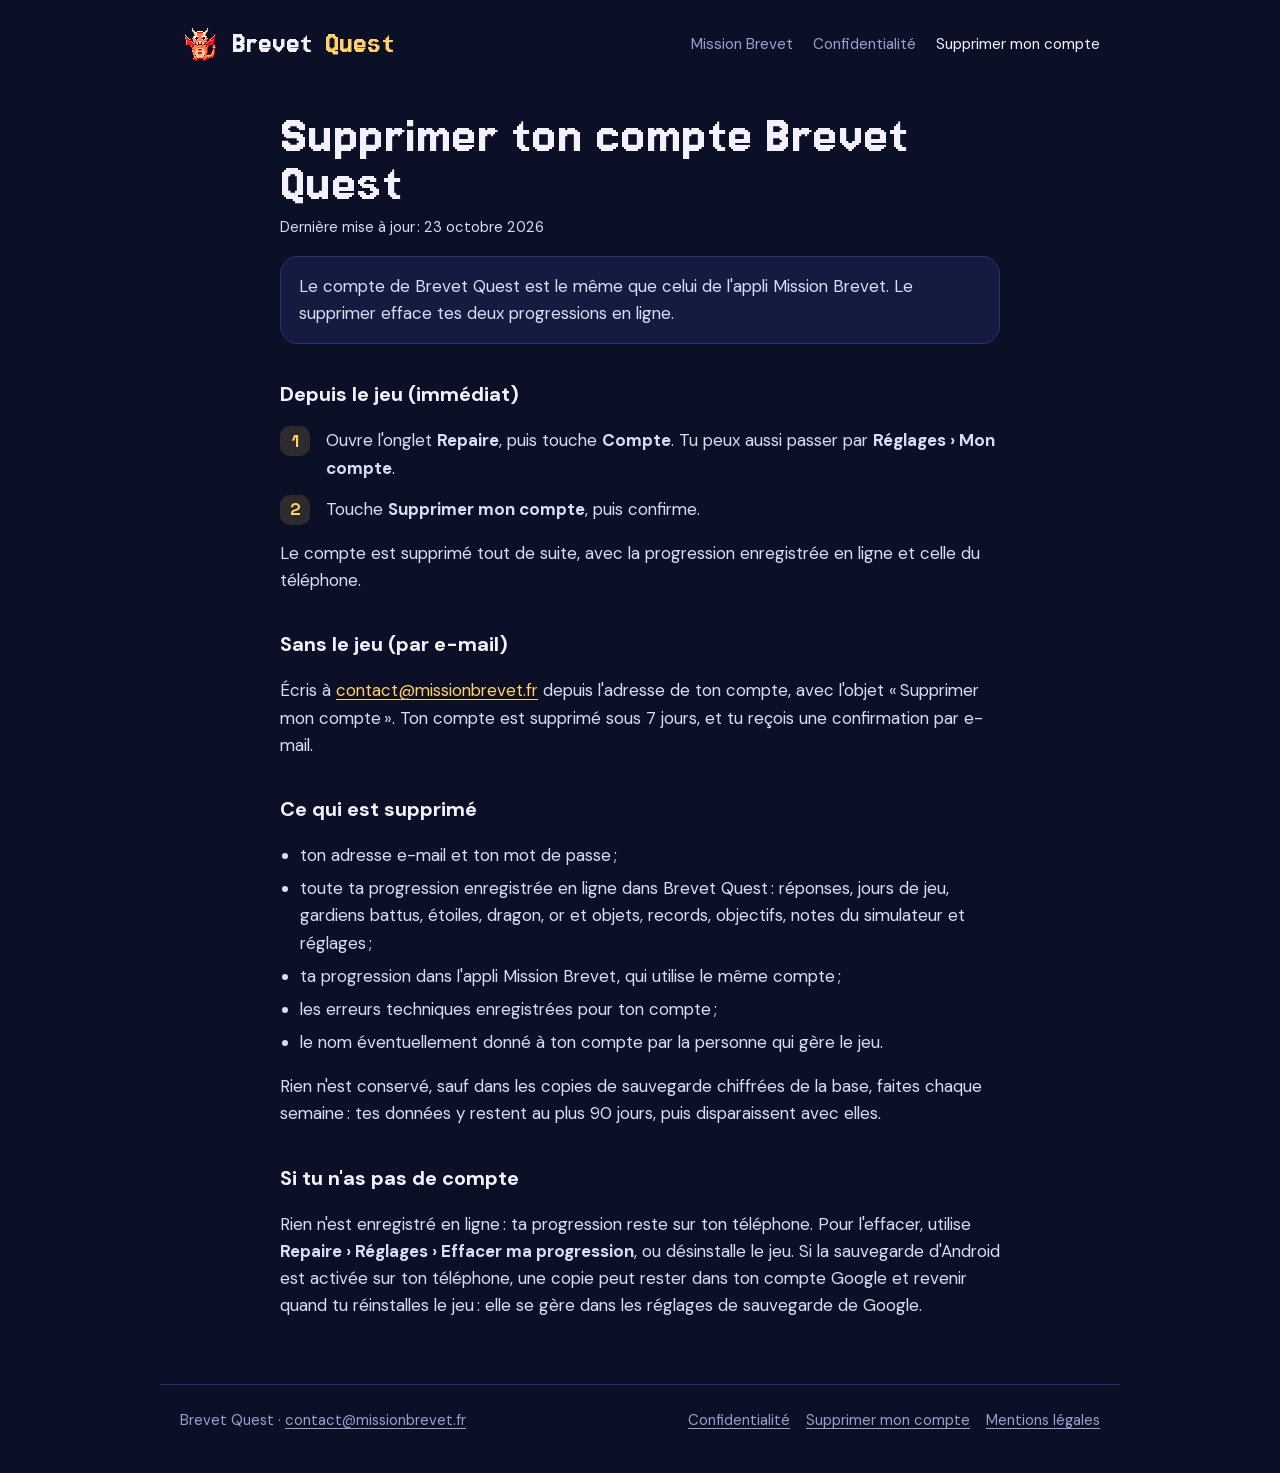
<file: brevet-quest/suppression-compte.html>
<!doctype html>
<html lang="fr">
<head>
<meta charset="utf-8">
<meta name="viewport" content="width=device-width, initial-scale=1">
<title>Supprimer mon compte · Brevet Quest</title>
<meta name="description" content="Comment supprimer ton compte Brevet Quest et toutes les données associées, depuis le jeu ou par e-mail.">
<link rel="icon" href="favicon.png" type="image/png">
<link rel="stylesheet" href="../style.css">
<link rel="stylesheet" href="quest.css">
</head>
<body>
<header class="site wrap">
  <a class="brand" href="./"><img src="logo.png" alt="" width="40" height="40">Brevet <span>Quest</span></a>
  <nav class="links" aria-label="Pages du site">
    <a href="../">Mission Brevet</a>
    <a href="confidentialite.html">Confidentialité</a>
    <a href="suppression-compte.html" aria-current="page">Supprimer mon compte</a>
  </nav>
</header>

<main class="doc wrap narrow">
  <h1>Supprimer ton compte Brevet Quest</h1>
  <p class="updated">Dernière mise à jour : 23 octobre 2026</p>
  <p class="note">Le compte de Brevet Quest est le même que celui de l'appli Mission Brevet. Le supprimer efface tes deux progressions en ligne.</p>

  <h2>Depuis le jeu (immédiat)</h2>
  <ol class="steps">
    <li>Ouvre l'onglet <b>Repaire</b>, puis touche <b>Compte</b>. Tu peux aussi passer par <b>Réglages › Mon compte</b>.</li>
    <li>Touche <b>Supprimer mon compte</b>, puis confirme.</li>
  </ol>
  <p>Le compte est supprimé tout de suite, avec la progression enregistrée en ligne et celle du téléphone.</p>

  <h2>Sans le jeu (par e-mail)</h2>
  <p>Écris à <a href="mailto:contact@missionbrevet.fr?subject=Supprimer%20mon%20compte">contact@missionbrevet.fr</a> depuis l'adresse de ton compte, avec l'objet « Supprimer mon compte ». Ton compte est supprimé sous 7 jours, et tu reçois une confirmation par e-mail.</p>

  <h2>Ce qui est supprimé</h2>
  <ul>
    <li>ton adresse e-mail et ton mot de passe ;</li>
    <li>toute ta progression enregistrée en ligne dans Brevet Quest : réponses, jours de jeu, gardiens battus, étoiles, dragon, or et objets, records, objectifs, notes du simulateur et réglages ;</li>
    <li>ta progression dans l'appli Mission Brevet, qui utilise le même compte ;</li>
    <li>les erreurs techniques enregistrées pour ton compte ;</li>
    <li>le nom éventuellement donné à ton compte par la personne qui gère le jeu.</li>
  </ul>
  <p>Rien n'est conservé, sauf dans les copies de sauvegarde chiffrées de la base, faites chaque semaine : tes données y restent au plus 90 jours, puis disparaissent avec elles.</p>

  <h2>Si tu n'as pas de compte</h2>
  <p>Rien n'est enregistré en ligne : ta progression reste sur ton téléphone. Pour l'effacer, utilise <b>Repaire › Réglages › Effacer ma progression</b>, ou désinstalle le jeu. Si la sauvegarde d'Android est activée sur ton téléphone, une copie peut rester dans ton compte Google et revenir quand tu réinstalles le jeu : elle se gère dans les réglages de sauvegarde de Google.</p>
</main>

<footer class="site wrap">
  <span>Brevet Quest · <a href="mailto:contact@missionbrevet.fr">contact@missionbrevet.fr</a></span>
  <nav aria-label="Informations"><a href="confidentialite.html">Confidentialité</a><a href="suppression-compte.html" aria-current="page">Supprimer mon compte</a><a href="../mentions-legales.html">Mentions légales</a></nav>
</footer>
</body>
</html>
</file>
<file: style.css>
@font-face {
  font-family: 'DM Sans';
  font-style: normal;
  font-weight: 400;
  font-display: swap;
  src: url(fonts/dm-sans-latin-ext.woff2) format('woff2');
  unicode-range: U+0100-02BA, U+02BD-02C5, U+02C7-02CC, U+02CE-02D7, U+02DD-02FF, U+0304, U+0308, U+0329, U+1D00-1DBF, U+1E00-1E9F, U+1EF2-1EFF, U+2020, U+20A0-20AB, U+20AD-20C4, U+2113, U+2C60-2C7F, U+A720-A7FF;
}
@font-face {
  font-family: 'DM Sans';
  font-style: normal;
  font-weight: 400;
  font-display: swap;
  src: url(fonts/dm-sans-latin.woff2) format('woff2');
  unicode-range: U+0000-00FF, U+0131, U+0152-0153, U+02BB-02BC, U+02C6, U+02DA, U+02DC, U+0304, U+0308, U+0329, U+2000-206F, U+20AC, U+2122, U+2191, U+2193, U+2212, U+2215, U+FEFF, U+FFFD;
}
@font-face {
  font-family: 'DM Sans';
  font-style: normal;
  font-weight: 500;
  font-display: swap;
  src: url(fonts/dm-sans-latin-ext.woff2) format('woff2');
  unicode-range: U+0100-02BA, U+02BD-02C5, U+02C7-02CC, U+02CE-02D7, U+02DD-02FF, U+0304, U+0308, U+0329, U+1D00-1DBF, U+1E00-1E9F, U+1EF2-1EFF, U+2020, U+20A0-20AB, U+20AD-20C4, U+2113, U+2C60-2C7F, U+A720-A7FF;
}
@font-face {
  font-family: 'DM Sans';
  font-style: normal;
  font-weight: 500;
  font-display: swap;
  src: url(fonts/dm-sans-latin.woff2) format('woff2');
  unicode-range: U+0000-00FF, U+0131, U+0152-0153, U+02BB-02BC, U+02C6, U+02DA, U+02DC, U+0304, U+0308, U+0329, U+2000-206F, U+20AC, U+2122, U+2191, U+2193, U+2212, U+2215, U+FEFF, U+FFFD;
}
@font-face {
  font-family: 'DM Sans';
  font-style: normal;
  font-weight: 600;
  font-display: swap;
  src: url(fonts/dm-sans-latin-ext.woff2) format('woff2');
  unicode-range: U+0100-02BA, U+02BD-02C5, U+02C7-02CC, U+02CE-02D7, U+02DD-02FF, U+0304, U+0308, U+0329, U+1D00-1DBF, U+1E00-1E9F, U+1EF2-1EFF, U+2020, U+20A0-20AB, U+20AD-20C4, U+2113, U+2C60-2C7F, U+A720-A7FF;
}
@font-face {
  font-family: 'DM Sans';
  font-style: normal;
  font-weight: 600;
  font-display: swap;
  src: url(fonts/dm-sans-latin.woff2) format('woff2');
  unicode-range: U+0000-00FF, U+0131, U+0152-0153, U+02BB-02BC, U+02C6, U+02DA, U+02DC, U+0304, U+0308, U+0329, U+2000-206F, U+20AC, U+2122, U+2191, U+2193, U+2212, U+2215, U+FEFF, U+FFFD;
}
@font-face {
  font-family: 'DM Sans';
  font-style: normal;
  font-weight: 700;
  font-display: swap;
  src: url(fonts/dm-sans-latin-ext.woff2) format('woff2');
  unicode-range: U+0100-02BA, U+02BD-02C5, U+02C7-02CC, U+02CE-02D7, U+02DD-02FF, U+0304, U+0308, U+0329, U+1D00-1DBF, U+1E00-1E9F, U+1EF2-1EFF, U+2020, U+20A0-20AB, U+20AD-20C4, U+2113, U+2C60-2C7F, U+A720-A7FF;
}
@font-face {
  font-family: 'DM Sans';
  font-style: normal;
  font-weight: 700;
  font-display: swap;
  src: url(fonts/dm-sans-latin.woff2) format('woff2');
  unicode-range: U+0000-00FF, U+0131, U+0152-0153, U+02BB-02BC, U+02C6, U+02DA, U+02DC, U+0304, U+0308, U+0329, U+2000-206F, U+20AC, U+2122, U+2191, U+2193, U+2212, U+2215, U+FEFF, U+FFFD;
}
@font-face {
  font-family: 'Space Grotesk';
  font-style: normal;
  font-weight: 500;
  font-display: swap;
  src: url(fonts/space-grotesk-latin-ext.woff2) format('woff2');
  unicode-range: U+0100-02BA, U+02BD-02C5, U+02C7-02CC, U+02CE-02D7, U+02DD-02FF, U+0304, U+0308, U+0329, U+1D00-1DBF, U+1E00-1E9F, U+1EF2-1EFF, U+2020, U+20A0-20AB, U+20AD-20C4, U+2113, U+2C60-2C7F, U+A720-A7FF;
}
@font-face {
  font-family: 'Space Grotesk';
  font-style: normal;
  font-weight: 500;
  font-display: swap;
  src: url(fonts/space-grotesk-latin.woff2) format('woff2');
  unicode-range: U+0000-00FF, U+0131, U+0152-0153, U+02BB-02BC, U+02C6, U+02DA, U+02DC, U+0304, U+0308, U+0329, U+2000-206F, U+20AC, U+2122, U+2191, U+2193, U+2212, U+2215, U+FEFF, U+FFFD;
}
@font-face {
  font-family: 'Space Grotesk';
  font-style: normal;
  font-weight: 600;
  font-display: swap;
  src: url(fonts/space-grotesk-latin-ext.woff2) format('woff2');
  unicode-range: U+0100-02BA, U+02BD-02C5, U+02C7-02CC, U+02CE-02D7, U+02DD-02FF, U+0304, U+0308, U+0329, U+1D00-1DBF, U+1E00-1E9F, U+1EF2-1EFF, U+2020, U+20A0-20AB, U+20AD-20C4, U+2113, U+2C60-2C7F, U+A720-A7FF;
}
@font-face {
  font-family: 'Space Grotesk';
  font-style: normal;
  font-weight: 600;
  font-display: swap;
  src: url(fonts/space-grotesk-latin.woff2) format('woff2');
  unicode-range: U+0000-00FF, U+0131, U+0152-0153, U+02BB-02BC, U+02C6, U+02DA, U+02DC, U+0304, U+0308, U+0329, U+2000-206F, U+20AC, U+2122, U+2191, U+2193, U+2212, U+2215, U+FEFF, U+FFFD;
}
@font-face {
  font-family: 'Space Grotesk';
  font-style: normal;
  font-weight: 700;
  font-display: swap;
  src: url(fonts/space-grotesk-latin-ext.woff2) format('woff2');
  unicode-range: U+0100-02BA, U+02BD-02C5, U+02C7-02CC, U+02CE-02D7, U+02DD-02FF, U+0304, U+0308, U+0329, U+1D00-1DBF, U+1E00-1E9F, U+1EF2-1EFF, U+2020, U+20A0-20AB, U+20AD-20C4, U+2113, U+2C60-2C7F, U+A720-A7FF;
}
@font-face {
  font-family: 'Space Grotesk';
  font-style: normal;
  font-weight: 700;
  font-display: swap;
  src: url(fonts/space-grotesk-latin.woff2) format('woff2');
  unicode-range: U+0000-00FF, U+0131, U+0152-0153, U+02BB-02BC, U+02C6, U+02DA, U+02DC, U+0304, U+0308, U+0329, U+2000-206F, U+20AC, U+2122, U+2191, U+2193, U+2212, U+2215, U+FEFF, U+FFFD;
}
/* Mêmes couleurs et polices que l'appli : fond sombre, accents turquoise et violet. */
:root {
  --bg: #060A11; --surface: #0C1119; --surface-2: #151B26; --border: #1C2431; --border-strong: #2A3446;
  --text: #F2F4F8; --text-soft: #D5DAE3; --muted: #8C95A7; --teal: #5FE3D9; --teal-text: #A3F7F0; --gold: #FFD166;
  --teal-a: rgba(95, 227, 217, .13); --teal-line: rgba(95, 227, 217, .4);
  --font-display: "Space Grotesk", ui-sans-serif, system-ui, -apple-system, "Segoe UI", sans-serif;
  --font-body: "DM Sans", ui-sans-serif, system-ui, -apple-system, "Segoe UI", Roboto, sans-serif;
  color-scheme: dark;
}
*, *::before, *::after { box-sizing: border-box; }
html { -webkit-text-size-adjust: 100%; background: var(--bg); }
body { margin: 0; background: var(--bg); color: var(--text); font-family: var(--font-body); font-size: 17px; line-height: 1.6; -webkit-font-smoothing: antialiased; }
a { color: var(--teal); text-underline-offset: 3px; }
a:hover { color: var(--teal-text); }
:focus-visible { outline: 2px solid var(--teal); outline-offset: 3px; border-radius: 4px; }
.wrap { max-width: 960px; margin-inline: auto; padding-inline: 20px; }
.narrow { max-width: 760px; }
header.site { display: flex; align-items: center; justify-content: space-between; gap: 12px 24px; flex-wrap: wrap; padding-block: 22px; }
.brand { display: inline-flex; align-items: center; gap: 12px; color: var(--text); text-decoration: none; font-family: var(--font-display); font-weight: 700; font-size: 1.3rem; letter-spacing: -.02em; }
.brand:hover { color: var(--text); }
.brand img { width: 40px; height: 40px; }
.brand span { color: var(--teal); }
nav.links { display: flex; gap: 8px 20px; flex-wrap: wrap; font-size: .95rem; }
nav.links a { color: var(--muted); text-decoration: none; }
nav.links a:hover, nav.links a[aria-current="page"] { color: var(--text); }
.hero { display: grid; grid-template-columns: minmax(0, 1.35fr) minmax(0, 1fr); gap: 32px; align-items: center; padding-block: 40px 36px; }
.hero h1 { font-family: var(--font-display); font-weight: 700; font-size: clamp(2.2rem, 6vw, 3.4rem); line-height: 1.05; letter-spacing: -.03em; margin: 0 0 18px; }
.hero h1 span { color: var(--teal); }
.lead { color: var(--text-soft); font-size: 1.12rem; margin: 0 0 24px; }
.hero-art { justify-self: center; width: min(280px, 70vw); height: auto; filter: drop-shadow(0 0 40px rgba(95, 227, 217, .35)); }
.pills { display: flex; gap: 10px; flex-wrap: wrap; margin: 0; padding: 0; list-style: none; }
.pill { display: inline-flex; align-items: center; padding: 7px 14px; border-radius: 99px; background: var(--surface-2); border: 1px solid var(--border-strong); font-size: .9rem; font-weight: 600; }
.pill.teal { background: var(--teal-a); border-color: var(--teal-line); color: var(--teal-text); }
.grid { display: grid; grid-template-columns: repeat(2, minmax(0, 1fr)); gap: 16px; padding-block: 8px 24px; }
.card { background: var(--surface); border: 1px solid var(--border); border-radius: 22px; padding: 22px; }
.card h2 { font-family: var(--font-display); font-size: 1.15rem; margin: 8px 0 6px; }
.card p { margin: 0; color: var(--muted); }
.em { font-size: 1.6rem; line-height: 1; }
.band { margin-block: 8px 40px; }
.quest-band { display: flex; gap: 18px; align-items: center; }
.quest-band img { flex: none; width: 96px; height: 96px; image-rendering: pixelated; filter: drop-shadow(0 0 18px rgba(255, 140, 70, .4)); }
.band h2 { font-family: var(--font-display); font-size: 1.25rem; margin: 0 0 8px; }
.band p { margin: 0; color: var(--text-soft); }
main.doc { padding-block: 16px 48px; }
.doc h1 { font-family: var(--font-display); font-size: clamp(1.8rem, 5vw, 2.4rem); line-height: 1.15; letter-spacing: -.02em; margin: 8px 0 8px; }
.doc h2 { font-family: var(--font-display); font-size: 1.25rem; margin: 34px 0 8px; }
.doc p, .doc li { color: var(--text-soft); }
.doc ul { padding-left: 1.2em; }
.doc li { margin: 6px 0; }
.updated { color: var(--muted); font-size: .92rem; margin-top: 0; }
.note { background: var(--surface); border: 1px solid var(--border); border-radius: 18px; padding: 16px 18px; }
.todo { background: rgba(255, 209, 102, .18); color: var(--gold); border-radius: 6px; padding: 0 6px; font-weight: 600; }
.steps { counter-reset: etape; list-style: none; padding: 0; }
.steps li { counter-increment: etape; position: relative; padding-left: 46px; margin: 14px 0; }
.steps li::before { content: counter(etape); position: absolute; left: 0; top: -1px; width: 30px; height: 30px; border-radius: 10px; display: grid; place-items: center; background: var(--teal-a); color: var(--teal); font-family: var(--font-display); font-weight: 700; }
footer.site { border-top: 1px solid var(--border); padding-block: 24px 40px; color: var(--muted); font-size: .92rem; display: flex; flex-wrap: wrap; gap: 10px 22px; justify-content: space-between; }
footer.site nav { display: flex; gap: 8px 16px; flex-wrap: wrap; }
footer.site a { color: var(--muted); }
footer.site a:hover { color: var(--text); }
@media (max-width: 720px) {
  body { font-size: 16px; }
  .hero { grid-template-columns: 1fr; gap: 12px; padding-top: 12px; }
  .hero-art { order: -1; width: 150px; }
  .grid { grid-template-columns: 1fr; }
  .quest-band { flex-direction: column; align-items: flex-start; }
}
</file>
<file: brevet-quest/quest.css>
/* Pages de Brevet Quest : la mise en page du site (../style.css), aux couleurs du jeu (nuit bleue et or) et avec
   sa police pixel, Jersey 15, pour les titres. */
@font-face {
  font-family: "Jersey 15";
  font-style: normal;
  font-weight: 400;
  font-display: swap;
  size-adjust: 116%;
  src: url(fonts/jersey15-latin-ext.woff2) format("woff2");
  unicode-range: U+0100-02BA, U+02BD-02C5, U+02C7-02CC, U+02CE-02D7, U+02DD-02FF, U+0304, U+0308, U+0329, U+1D00-1DBF, U+1E00-1E9F, U+1EF2-1EFF, U+2020, U+20A0-20AB, U+20AD-20C4, U+2113, U+2C60-2C7F, U+A720-A7FF;
}
@font-face {
  font-family: "Jersey 15";
  font-style: normal;
  font-weight: 400;
  font-display: swap;
  size-adjust: 116%;
  src: url(fonts/jersey15-latin.woff2) format("woff2");
  unicode-range: U+0000-00FF, U+0131, U+0152-0153, U+02BB-02BC, U+02C6, U+02DA, U+02DC, U+0304, U+0308, U+0329, U+2000-206F, U+20AC, U+2122, U+2191, U+2193, U+2212, U+2215, U+FEFF, U+FFFD;
}
:root {
  --bg: #0B1026; --surface: #141B40; --surface-2: #1E275A; --border: #2A3474; --border-strong: #3A4790;
  --text: #F3F1FF; --text-soft: #D9DCF5; --muted: #9AA0CC;
  --teal: #FFD166; --teal-text: #FFE39A; --teal-a: rgba(255, 209, 102, .14); --teal-line: rgba(255, 209, 102, .45);
  --pixel: "Jersey 15", "DM Sans", ui-sans-serif, system-ui, sans-serif;
}
.brand { font-family: var(--pixel); font-weight: 400; font-size: 1.7rem; letter-spacing: .01em; }
.brand img { image-rendering: pixelated; }
.hero h1, .doc h1 { font-family: var(--pixel); font-weight: 400; letter-spacing: .01em; line-height: 1; }
.hero h1 { font-size: clamp(2.8rem, 7.5vw, 4.4rem); }
.doc h1 { font-size: clamp(2.2rem, 6vw, 3rem); }
.hero-art { image-rendering: pixelated; filter: drop-shadow(0 0 40px rgba(255, 140, 70, .45)); }
.card h2, .band h2, .doc h2 { font-family: var(--font-body); font-weight: 700; }
.shots { display: flex; gap: 14px; overflow-x: auto; scroll-snap-type: x mandatory; padding: 4px 2px 14px; margin: 8px 0 32px; }
.shots figure { flex: none; margin: 0; width: 210px; scroll-snap-align: start; }
.shots img { display: block; width: 100%; height: auto; border-radius: 18px; border: 1px solid var(--border); background: var(--surface); }
.shots figcaption { color: var(--muted); font-size: .9rem; margin-top: 8px; }
.duo { display: grid; grid-template-columns: repeat(2, minmax(0, 1fr)); gap: 16px; margin-block: 8px 40px; }
/* Les marges des cartes ne fusionnent pas dans une grille : l'écart vient du seul .duo. */
.duo > .band { margin: 0; }
.duo .card p + p { margin-top: 8px; }
@media (max-width: 720px) {
  .duo { grid-template-columns: 1fr; }
  .shots figure { width: 170px; }
}
</file>
